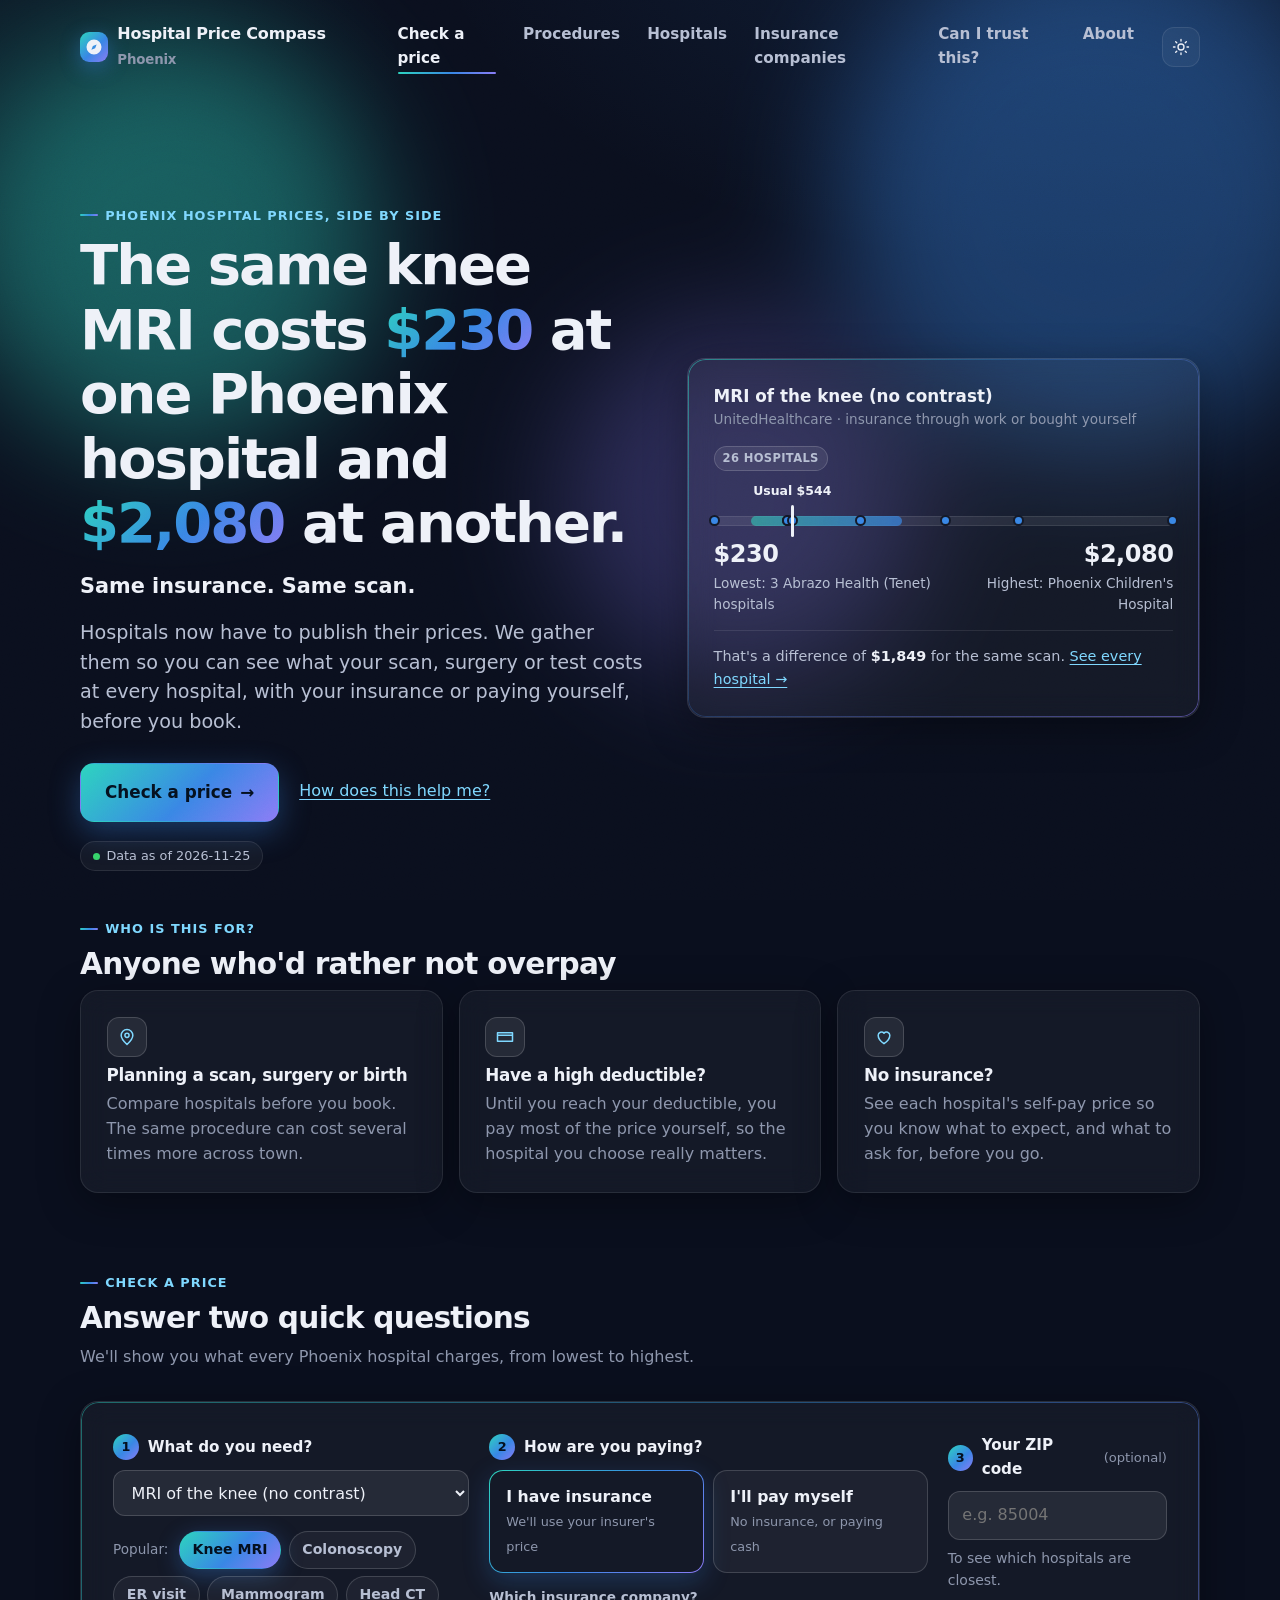
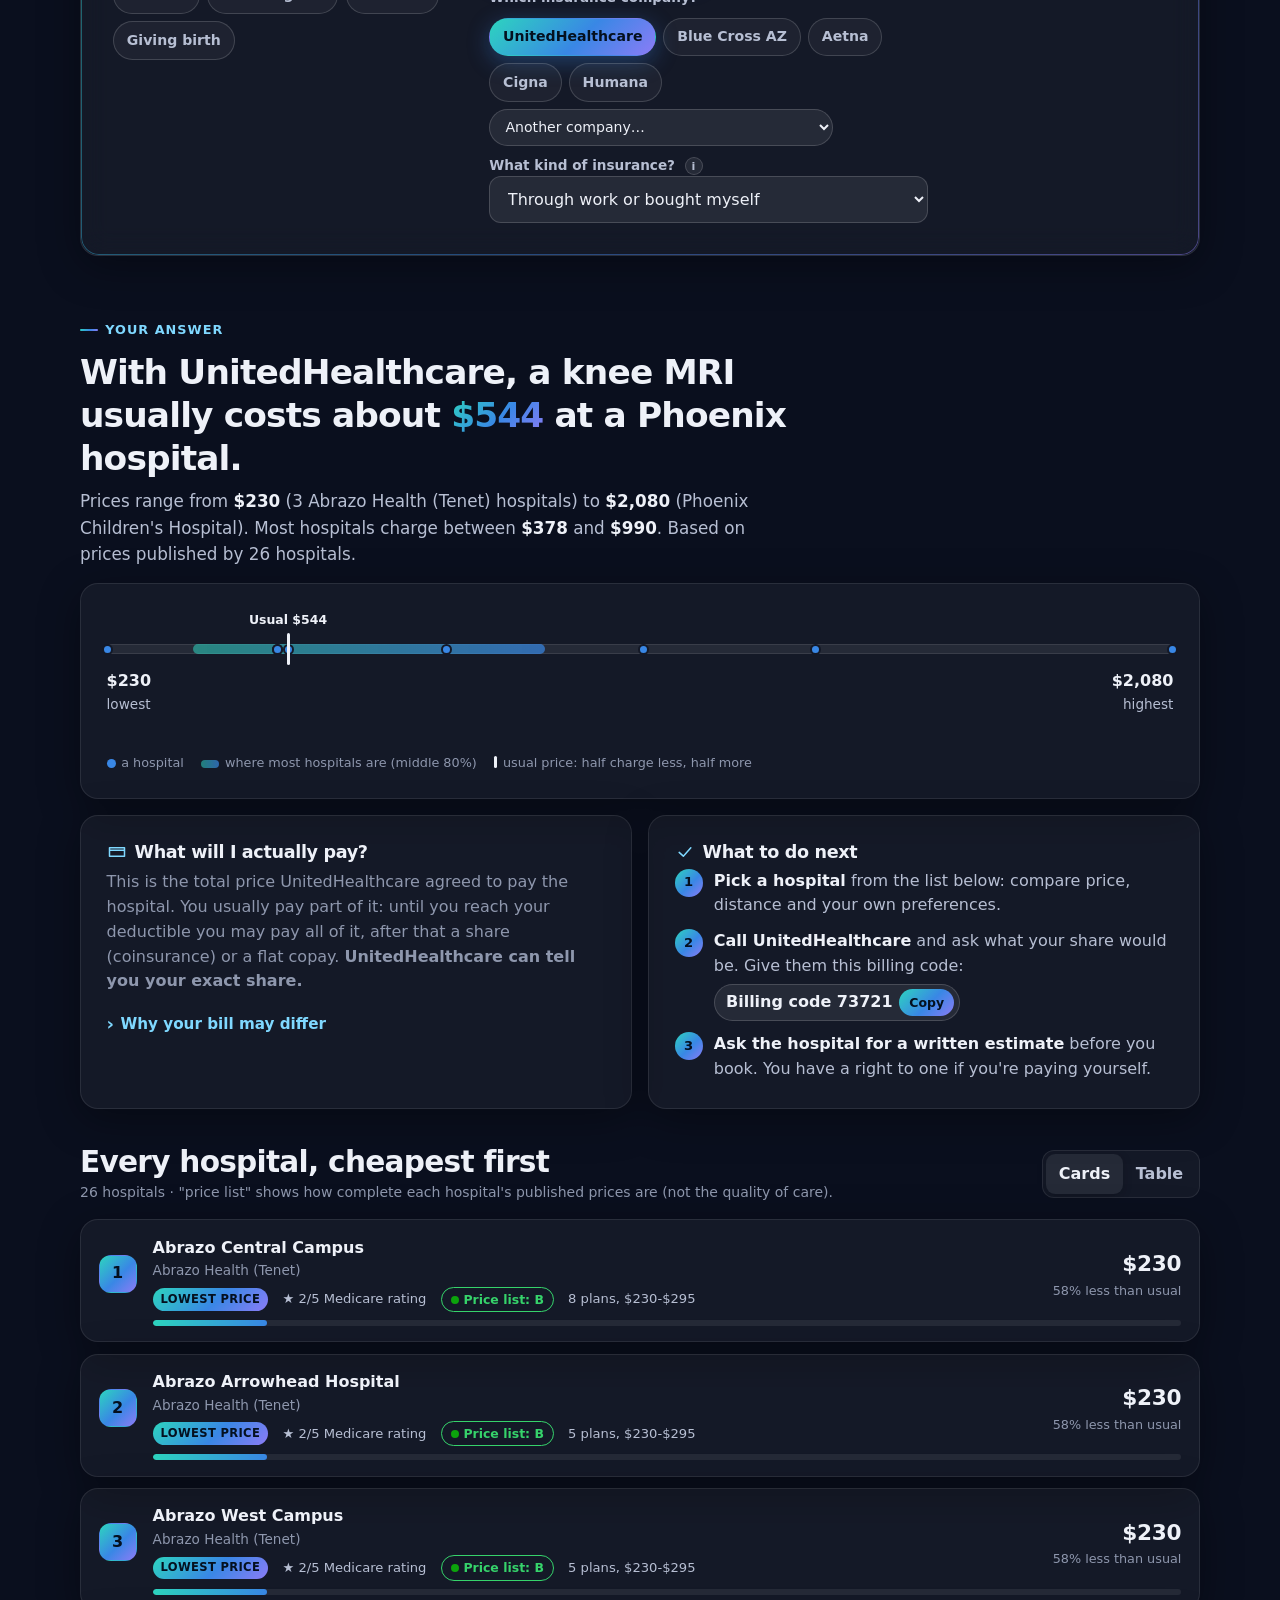
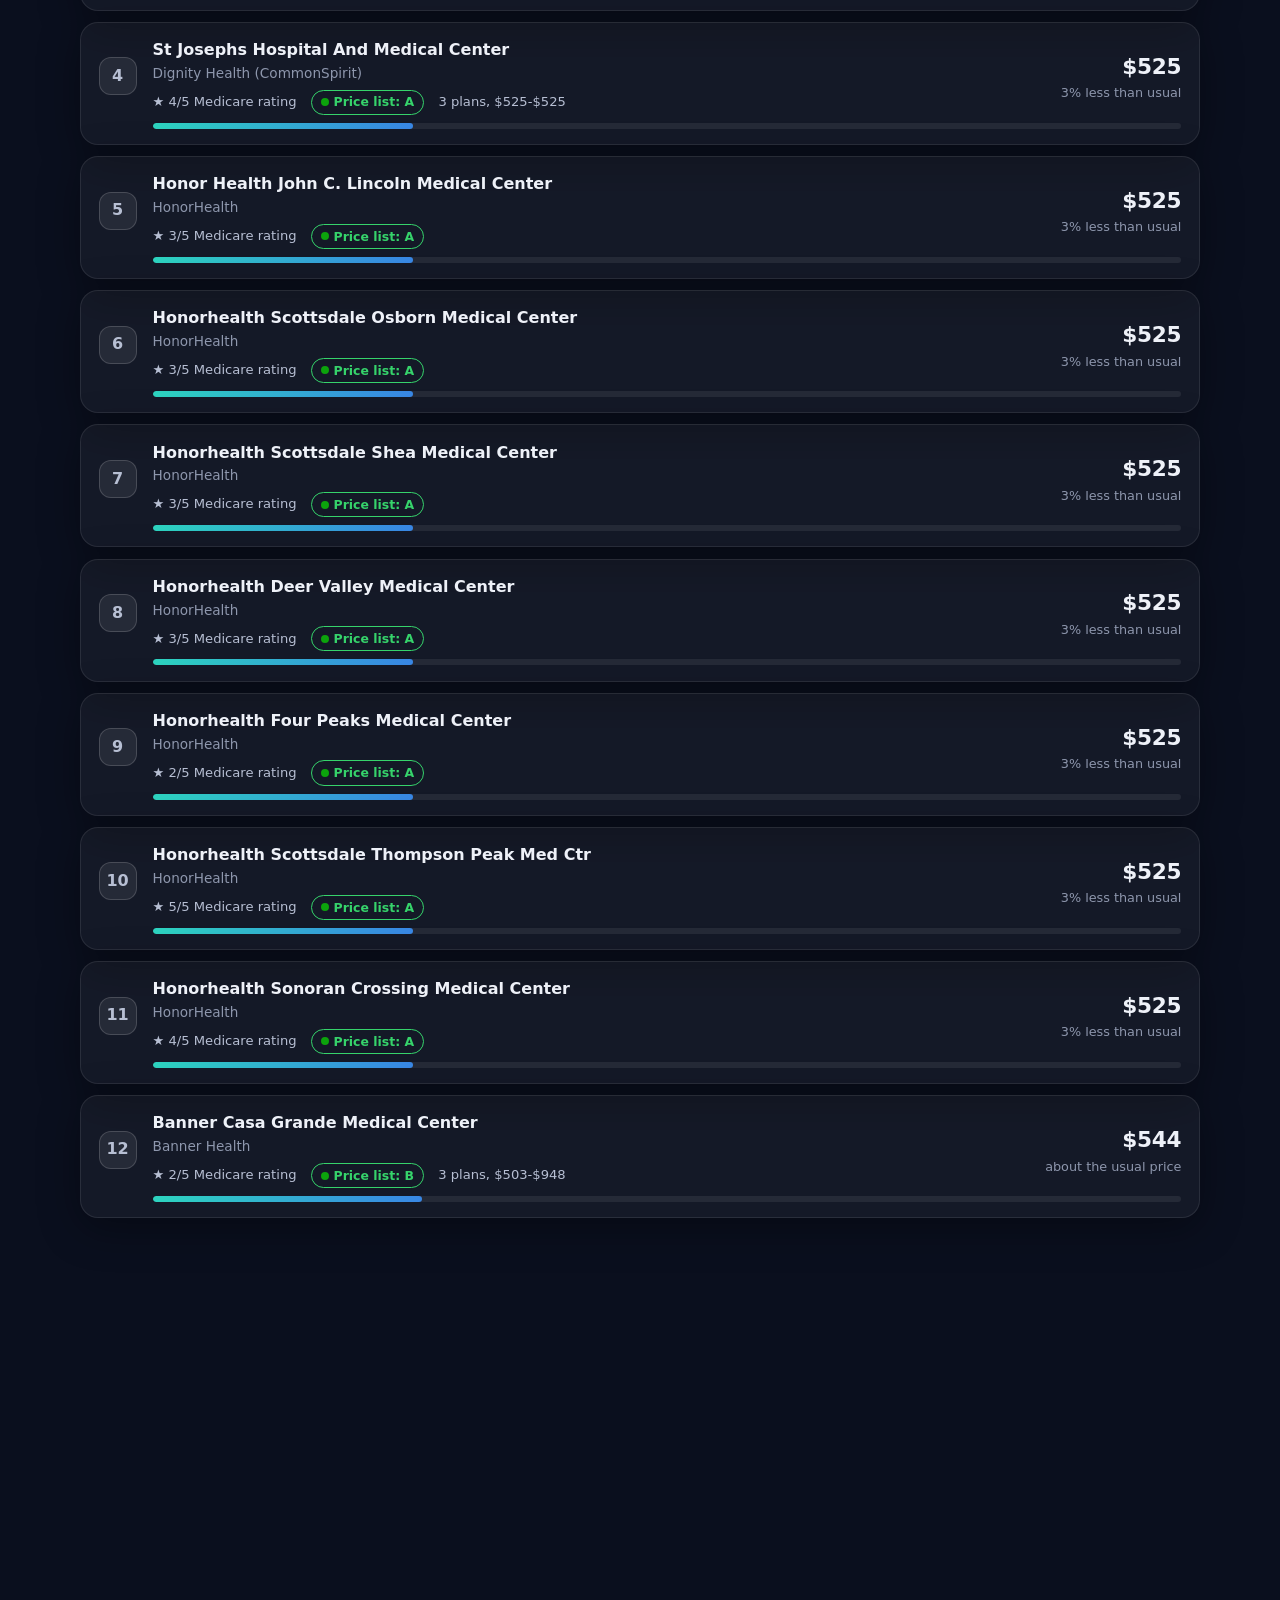
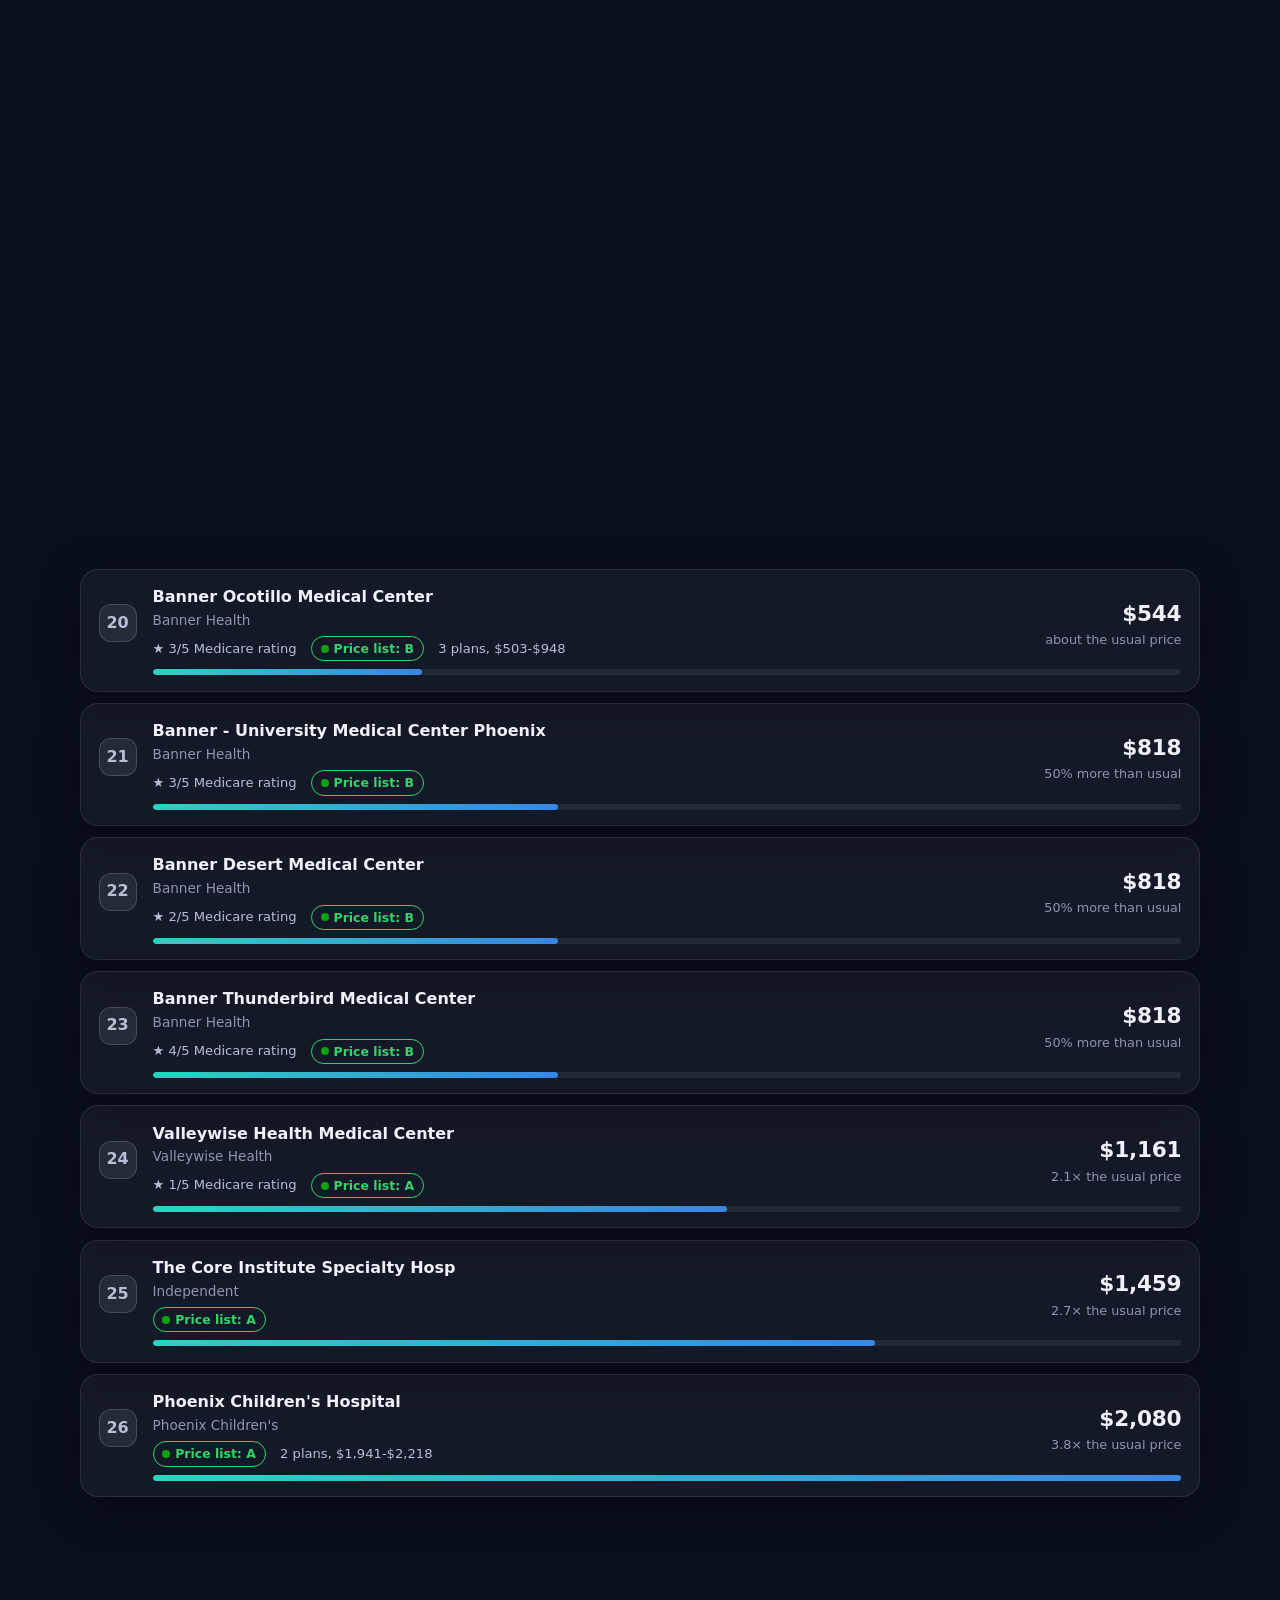
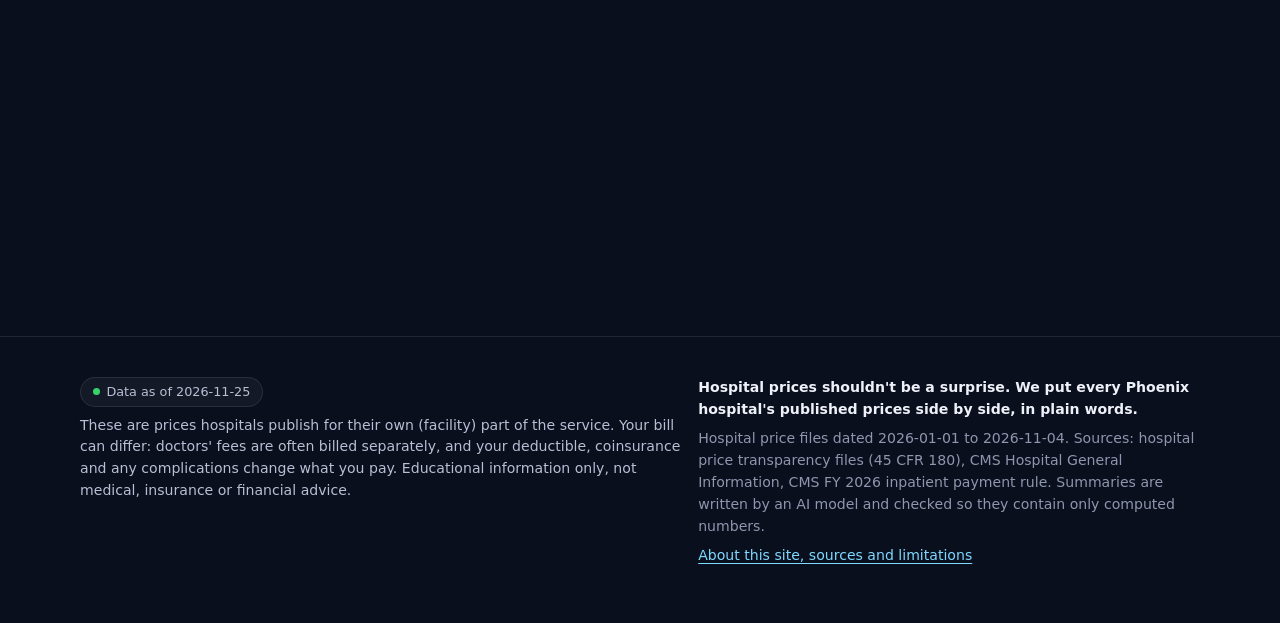
<file: site/index.html>
<!doctype html>
<html lang="en" class="no-js" data-theme="dark">
<head>
  <meta charset="utf-8">
  <meta name="viewport" content="width=device-width, initial-scale=1">
  <meta name="color-scheme" content="dark light">
  <title>Check a hospital price before you book | Hospital Price Compass, Phoenix</title>
  <meta name="description" content="The same scan can cost ten times more at one Phoenix hospital than another, with the same insurance. Check what your scan, surgery or test costs at every hospital before you book.">
  <link rel="stylesheet" href="assets/site.css">
</head>
<body>
  <main id="main">
    <!-- 1. Why you'd open this site -->
    <section class="hero wrap" aria-labelledby="title">
      <div class="glows" aria-hidden="true"><span></span><span></span><span></span></div>
      <div class="hero-grid">
        <div class="intro">
          <p class="eyebrow" style="--i:0">Phoenix hospital prices, side by side</p>
          <h1 id="title" class="why" style="--i:1">Hospital prices in Phoenix vary a lot. Check before you book.</h1>
          <p class="tagline" id="tagline" style="--i:2"></p>
          <p class="lead" style="--i:3">Hospitals now have to publish their prices. We gather them so you can see what your scan, surgery or test
            costs at every hospital, with your insurance or paying yourself, before you book.</p>
          <div class="cta-row" style="--i:4">
            <a class="btn primary lg" href="#check">Check a price <span aria-hidden="true">→</span></a>
            <a href="#who">How does this help me?</a>
          </div>
          <p id="asof-top" style="--i:5;margin-top:1.25rem"></p>
        </div>
        <div class="intro"><div class="card example premium" id="example" style="--i:3" aria-live="polite"></div></div>
      </div>
    </section>

    <!-- 2. Who it's for -->
    <section class="wrap who" id="who" aria-labelledby="who-title">
      <div data-reveal><p class="eyebrow">Who is this for?</p><h2 id="who-title">Anyone who'd rather not overpay</h2></div>
      <div class="grid three" data-stagger id="who-cards"></div>
    </section>

    <!-- 3. The price checker -->
    <section class="wrap" id="check" aria-labelledby="check-title">
      <div data-reveal><p class="eyebrow">Check a price</p><h2 id="check-title">Answer two quick questions</h2>
        <p class="muted">We'll show you what every Phoenix hospital charges, from lowest to highest.</p></div>
      <form class="finder glass" id="finder" aria-label="Check a price" data-reveal>
        <div class="steps">
          <div class="step">
            <label class="step-label" for="proc"><span class="step-num">1</span> What do you need?</label>
            <select id="proc"></select>
            <div class="popular" id="popular"><span class="label">Popular:</span></div>
          </div>
          <div class="step">
            <div class="step-label" id="pay-label"><span class="step-num">2</span> How are you paying?</div>
            <div class="choices" role="group" aria-labelledby="pay-label">
              <button type="button" class="choice" id="pay-ins" aria-pressed="true"><b>I have insurance</b><span>We'll use your insurer's price</span></button>
              <button type="button" class="choice" id="pay-self" aria-pressed="false"><b>I'll pay myself</b><span>No insurance, or paying cash</span></button>
            </div>
            <div class="subq" id="ins-questions">
              <div class="lbl" id="co-label">Which insurance company?</div>
              <div class="chips" id="payer-chips" role="group" aria-labelledby="co-label"></div>
              <div id="plan-row"></div>
            </div>
          </div>
          <div class="step">
            <label class="step-label" for="zip"><span class="step-num">3</span> Your ZIP code <span class="step-hint">(optional)</span></label>
            <input id="zip" type="text" inputmode="numeric" pattern="[0-9]{5}" maxlength="5" autocomplete="postal-code" placeholder="e.g. 85004">
            <p class="small muted">To see which hospitals are closest.</p>
          </div>
        </div>
      </form>
    </section>

    <!-- 4. The answer -->
    <section class="wrap" id="results" aria-live="polite" aria-label="Your answer"></section>

    <!-- 5. Can I trust it? -->
    <section class="wrap" aria-label="Can I trust these prices?">
      <div class="card trust" data-reveal id="trust"></div>
    </section>
  </main>
  <div class="sticky-cta" id="sticky-cta"><a class="btn primary lg" href="#check">Check a price <span aria-hidden="true">→</span></a></div>
  <script type="module" src="assets/pages/compare.js"></script>
</body>
</html>
</file>
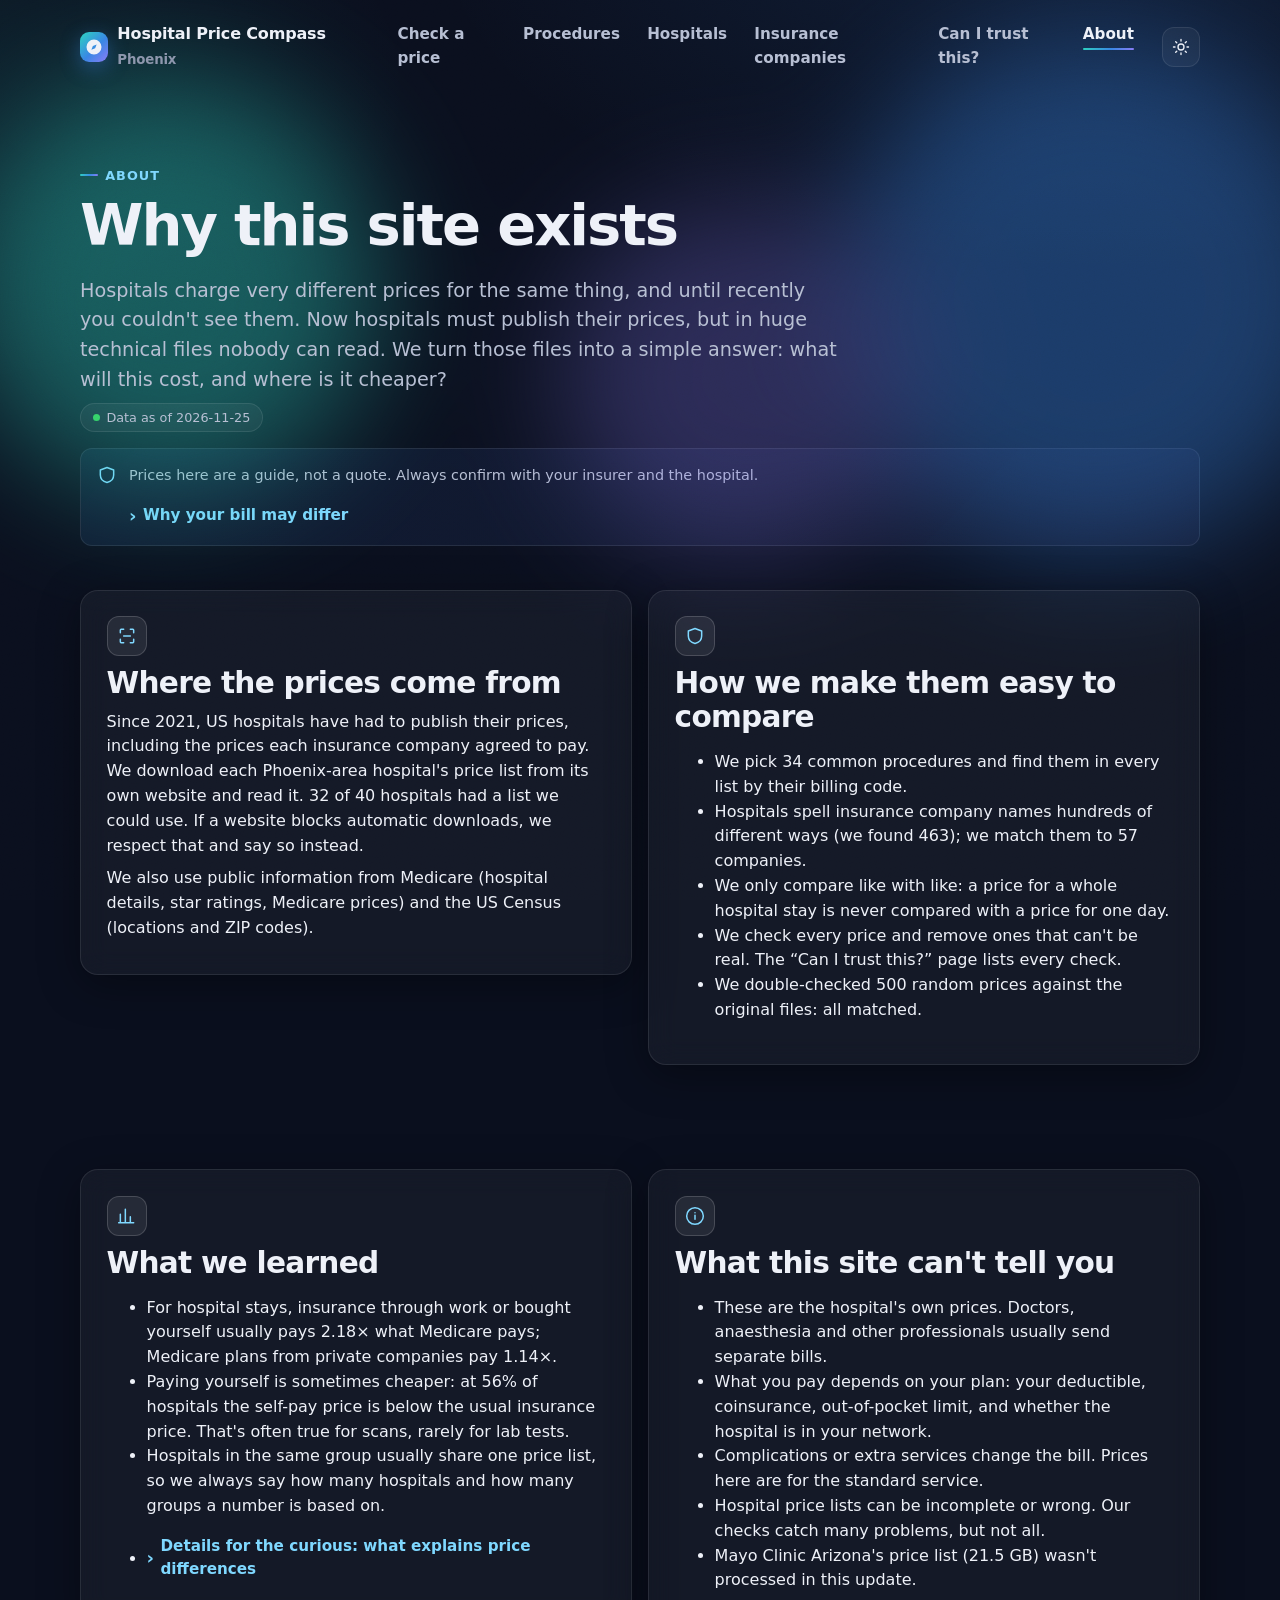
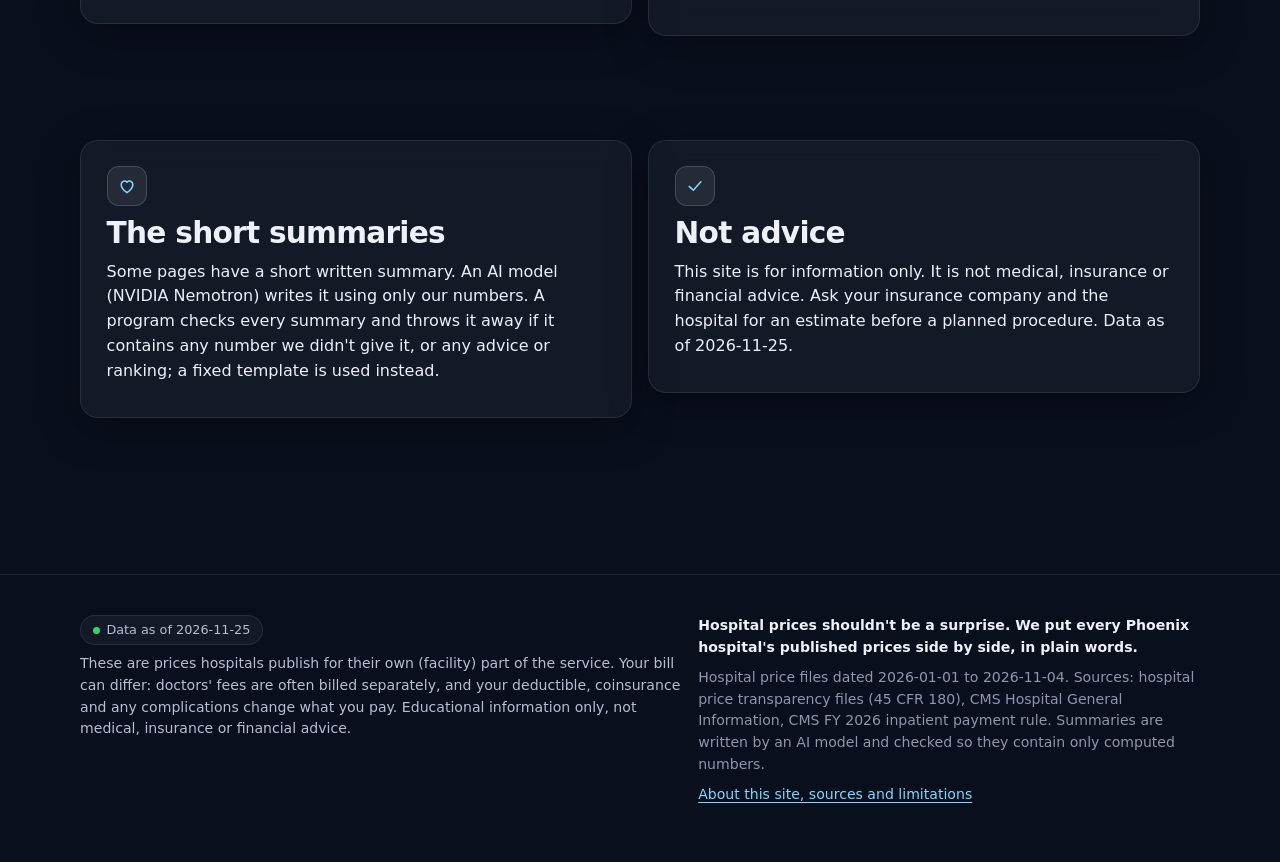
<file: site/about.html>
<!doctype html>
<html lang="en" class="no-js" data-theme="dark">
<head>
  <meta charset="utf-8">
  <meta name="viewport" content="width=device-width, initial-scale=1">
  <meta name="color-scheme" content="dark light">
  <title>How it works: method, sources and limitations | Hospital Price Compass</title>
  <link rel="stylesheet" href="assets/site.css">
</head>
<body>
  <main id="main">
    <section class="hero compact wrap" aria-labelledby="title">
      <div class="glows" aria-hidden="true"><span></span><span></span><span></span></div>
      <div class="intro">
        <p class="eyebrow" id="eyebrow" style="--i:0"></p>
        <h1 id="title" style="--i:1">How it works</h1>
        <p class="lead" id="lead" style="--i:2"></p>
        <p id="asof-top" style="--i:3"></p>
      </div>
    </section>
    <div class="wrap" id="content" aria-live="polite"></div>
  </main>
  <script type="module" src="assets/pages/about.js"></script>
</body>
</html>
</file>
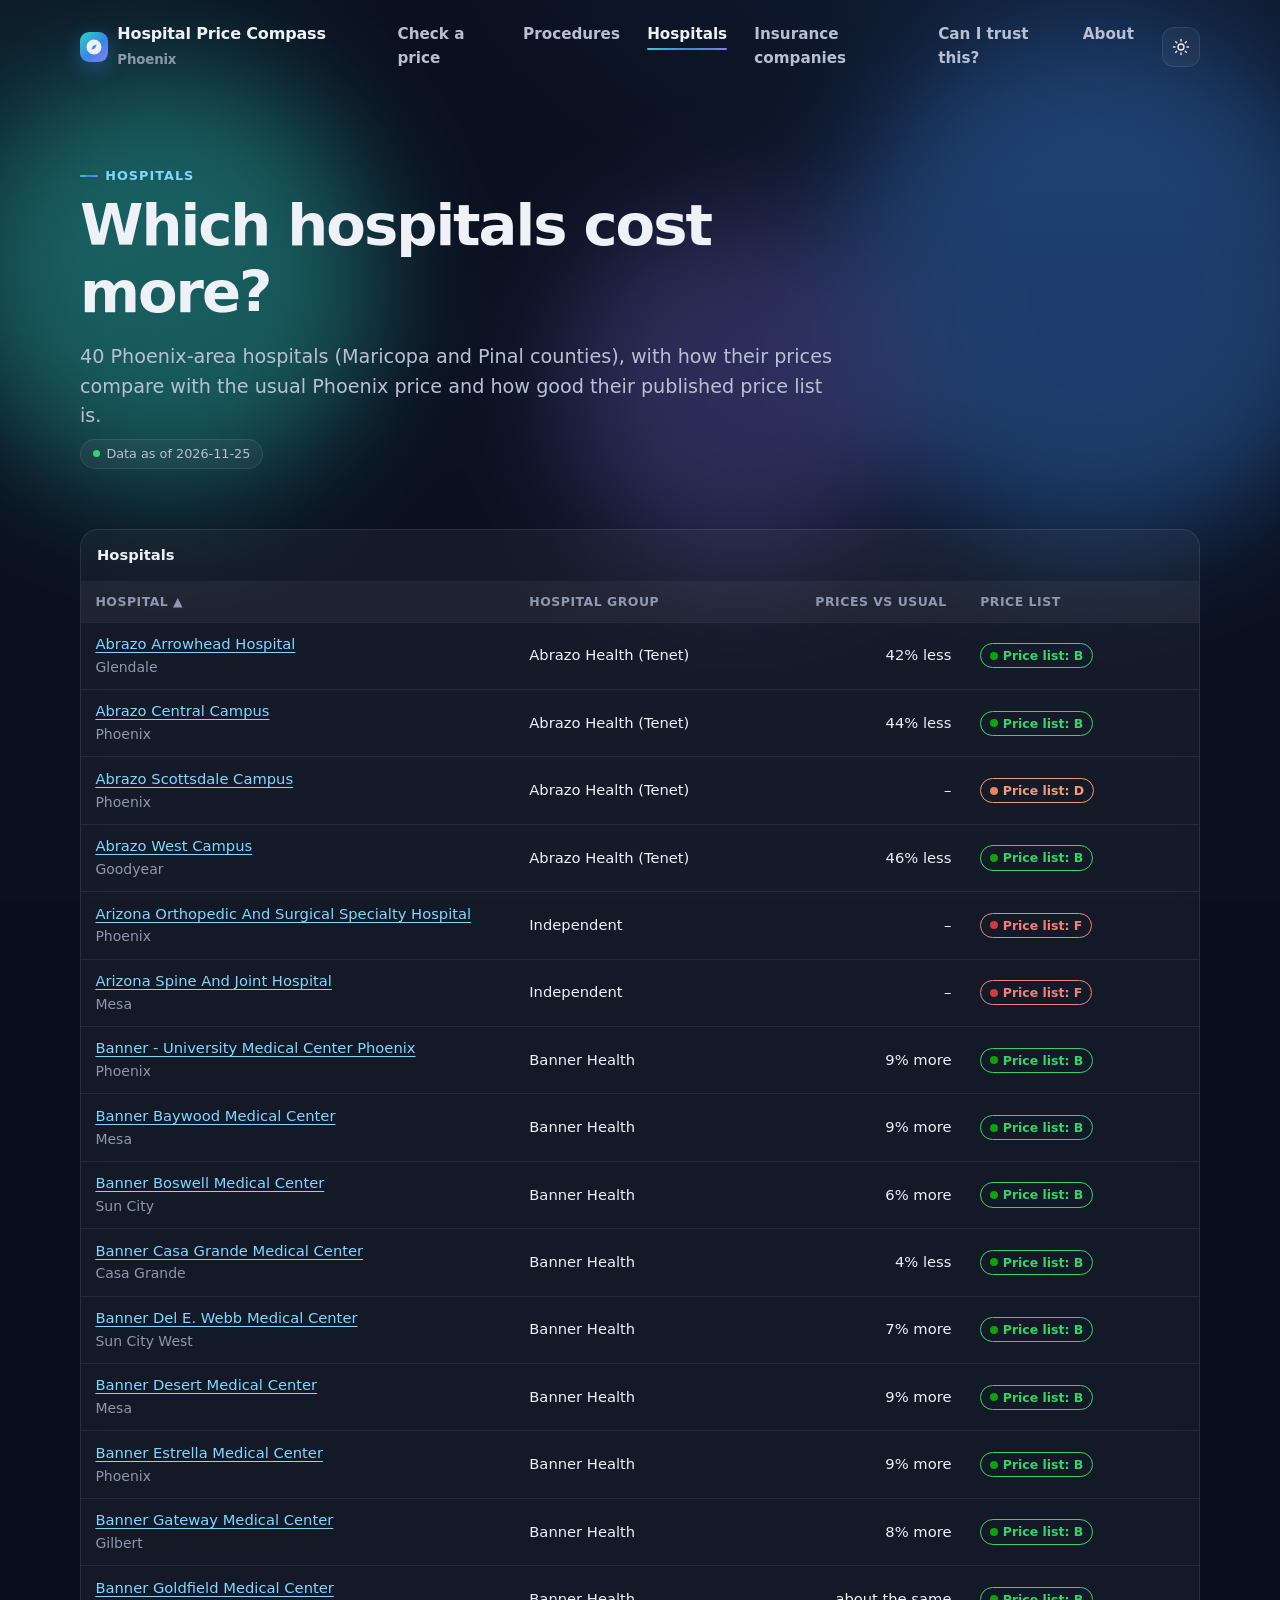
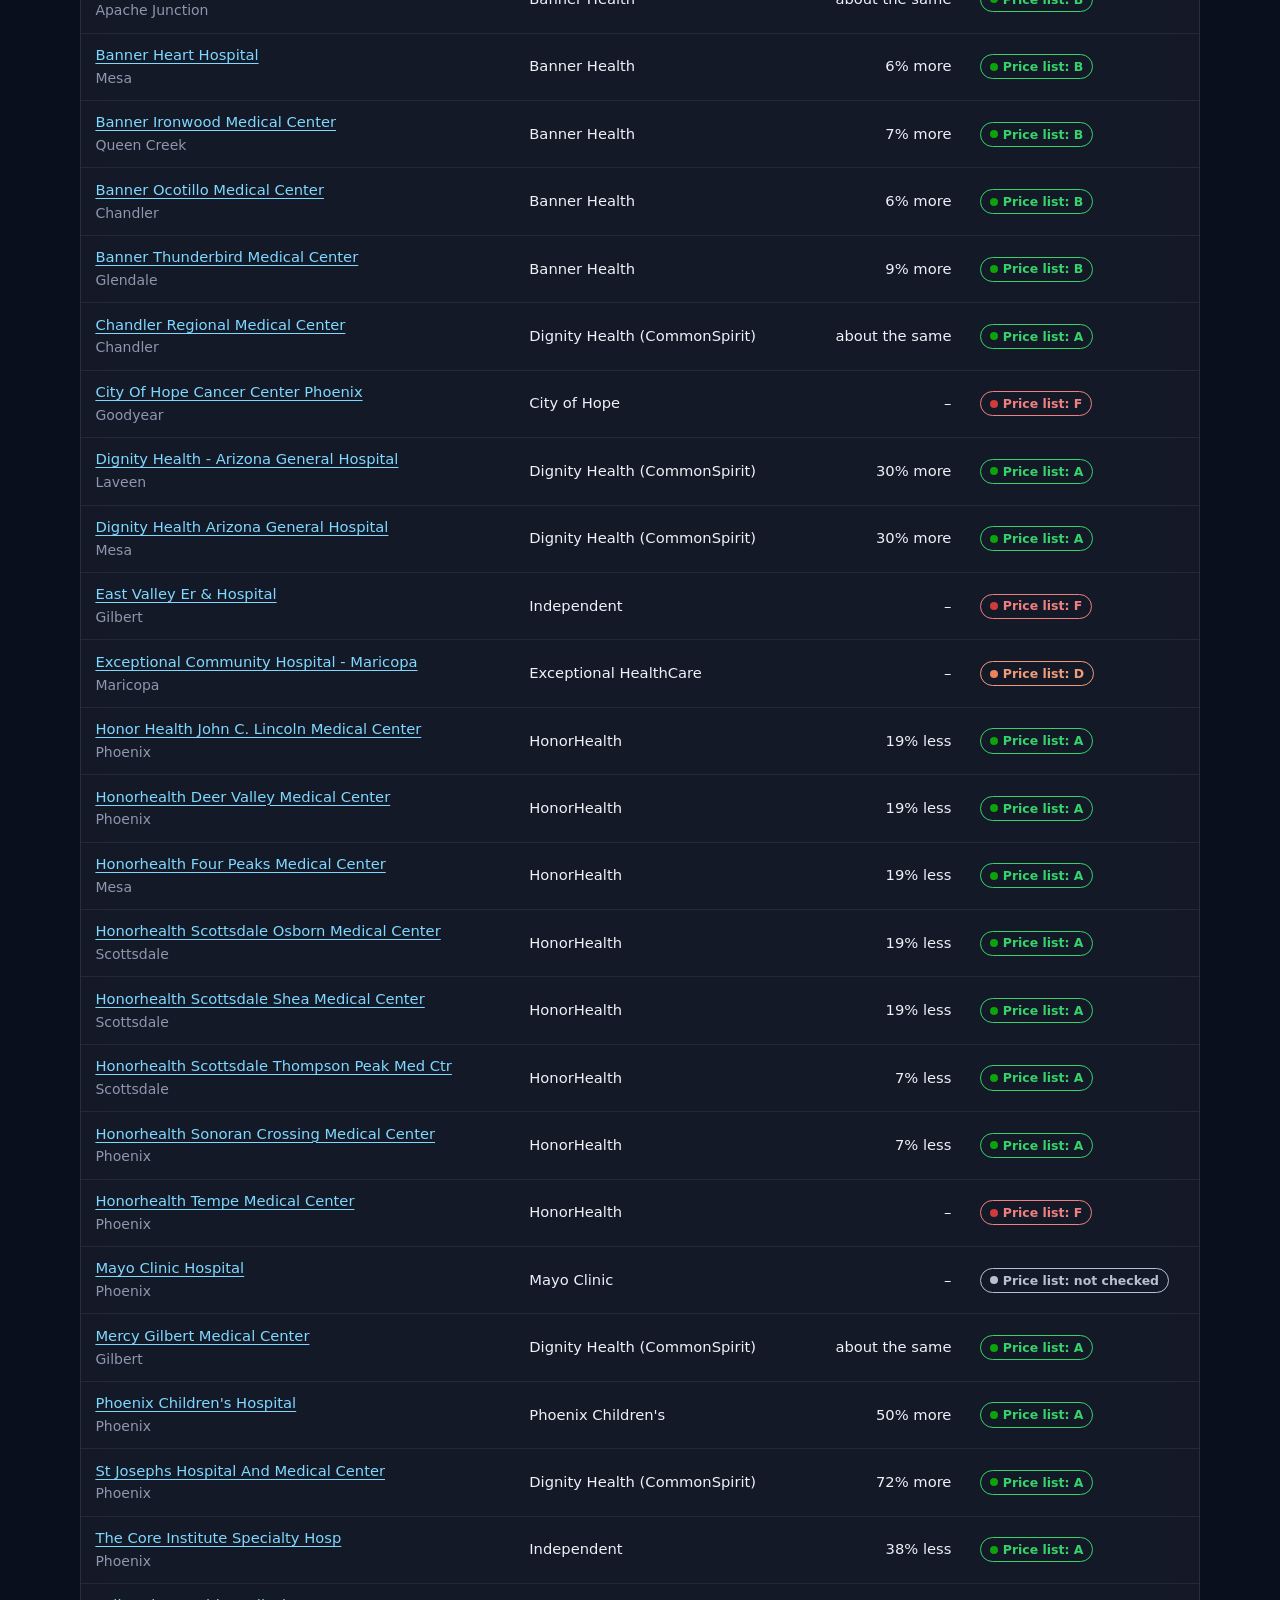
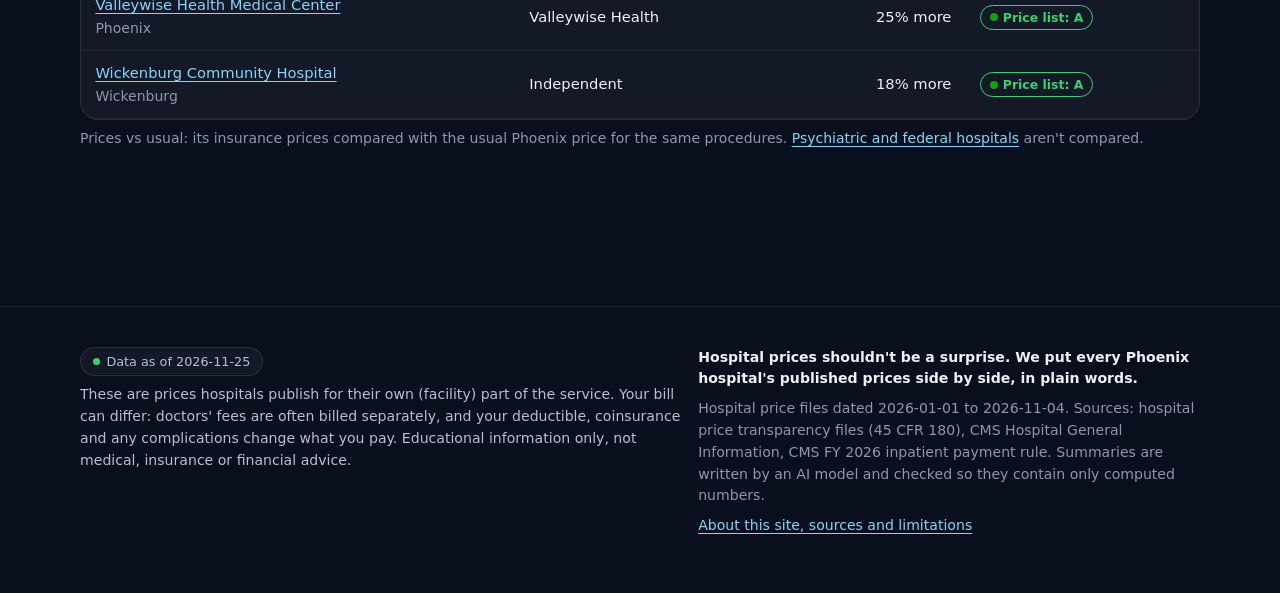
<file: site/hospital.html>
<!doctype html>
<html lang="en" class="no-js" data-theme="dark">
<head>
  <meta charset="utf-8">
  <meta name="viewport" content="width=device-width, initial-scale=1">
  <meta name="color-scheme" content="dark light">
  <title>Hospitals: prices and price-data quality | Hospital Price Compass</title>
  <link rel="stylesheet" href="assets/site.css">
</head>
<body>
  <main id="main">
    <section class="hero compact wrap" aria-labelledby="title">
      <div class="glows" aria-hidden="true"><span></span><span></span><span></span></div>
      <div class="intro">
        <p class="eyebrow" id="eyebrow" style="--i:0"></p>
        <h1 id="title" style="--i:1">Hospitals</h1>
        <p class="lead" id="lead" style="--i:2"></p>
        <p id="asof-top" style="--i:3"></p>
      </div>
    </section>
    <div class="wrap" id="content" aria-live="polite"></div>
  </main>
  <script type="module" src="assets/pages/hospital.js"></script>
</body>
</html>
</file>
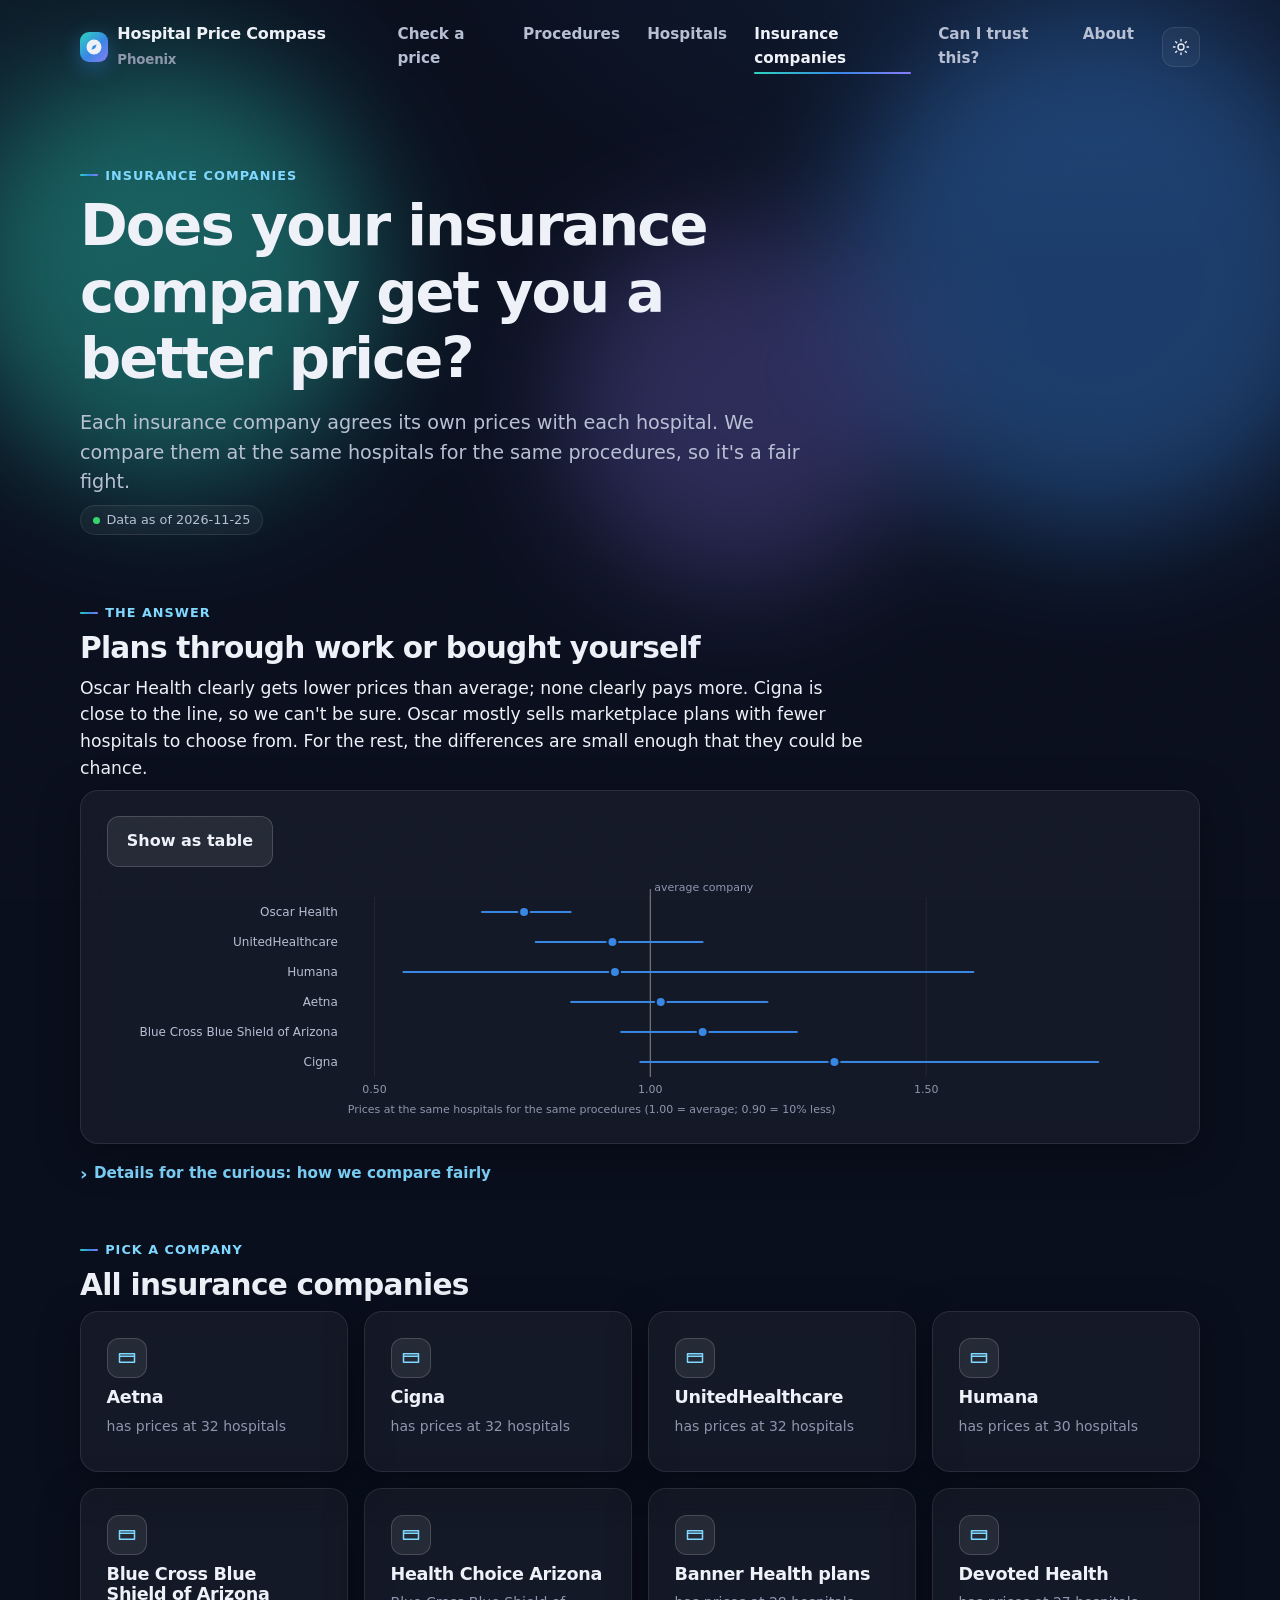
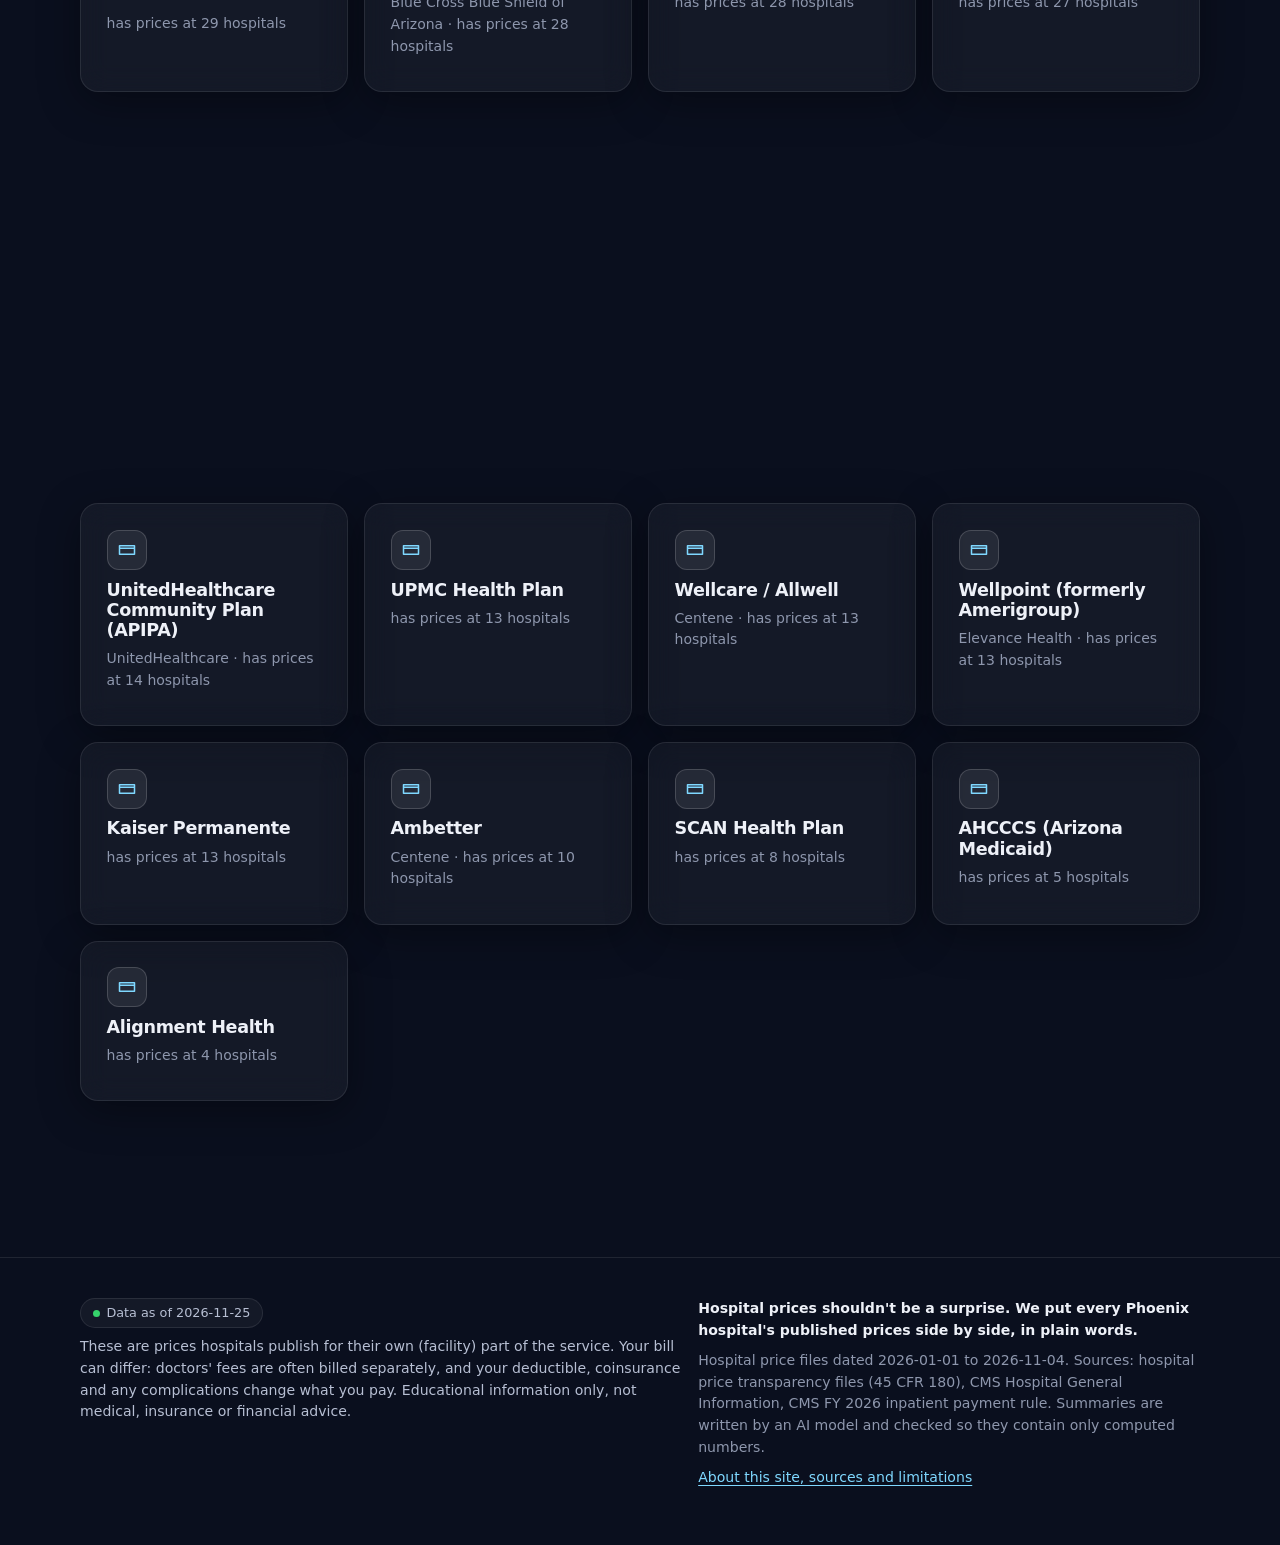
<file: site/insurer.html>
<!doctype html>
<html lang="en" class="no-js" data-theme="dark">
<head>
  <meta charset="utf-8">
  <meta name="viewport" content="width=device-width, initial-scale=1">
  <meta name="color-scheme" content="dark light">
  <title>Insurers: who negotiates lower prices | Hospital Price Compass</title>
  <link rel="stylesheet" href="assets/site.css">
</head>
<body>
  <main id="main">
    <section class="hero compact wrap" aria-labelledby="title">
      <div class="glows" aria-hidden="true"><span></span><span></span><span></span></div>
      <div class="intro">
        <p class="eyebrow" id="eyebrow" style="--i:0"></p>
        <h1 id="title" style="--i:1">Insurers</h1>
        <p class="lead" id="lead" style="--i:2"></p>
        <p id="asof-top" style="--i:3"></p>
      </div>
    </section>
    <div class="wrap" id="content" aria-live="polite"></div>
  </main>
  <script type="module" src="assets/pages/insurer.js"></script>
</body>
</html>
</file>
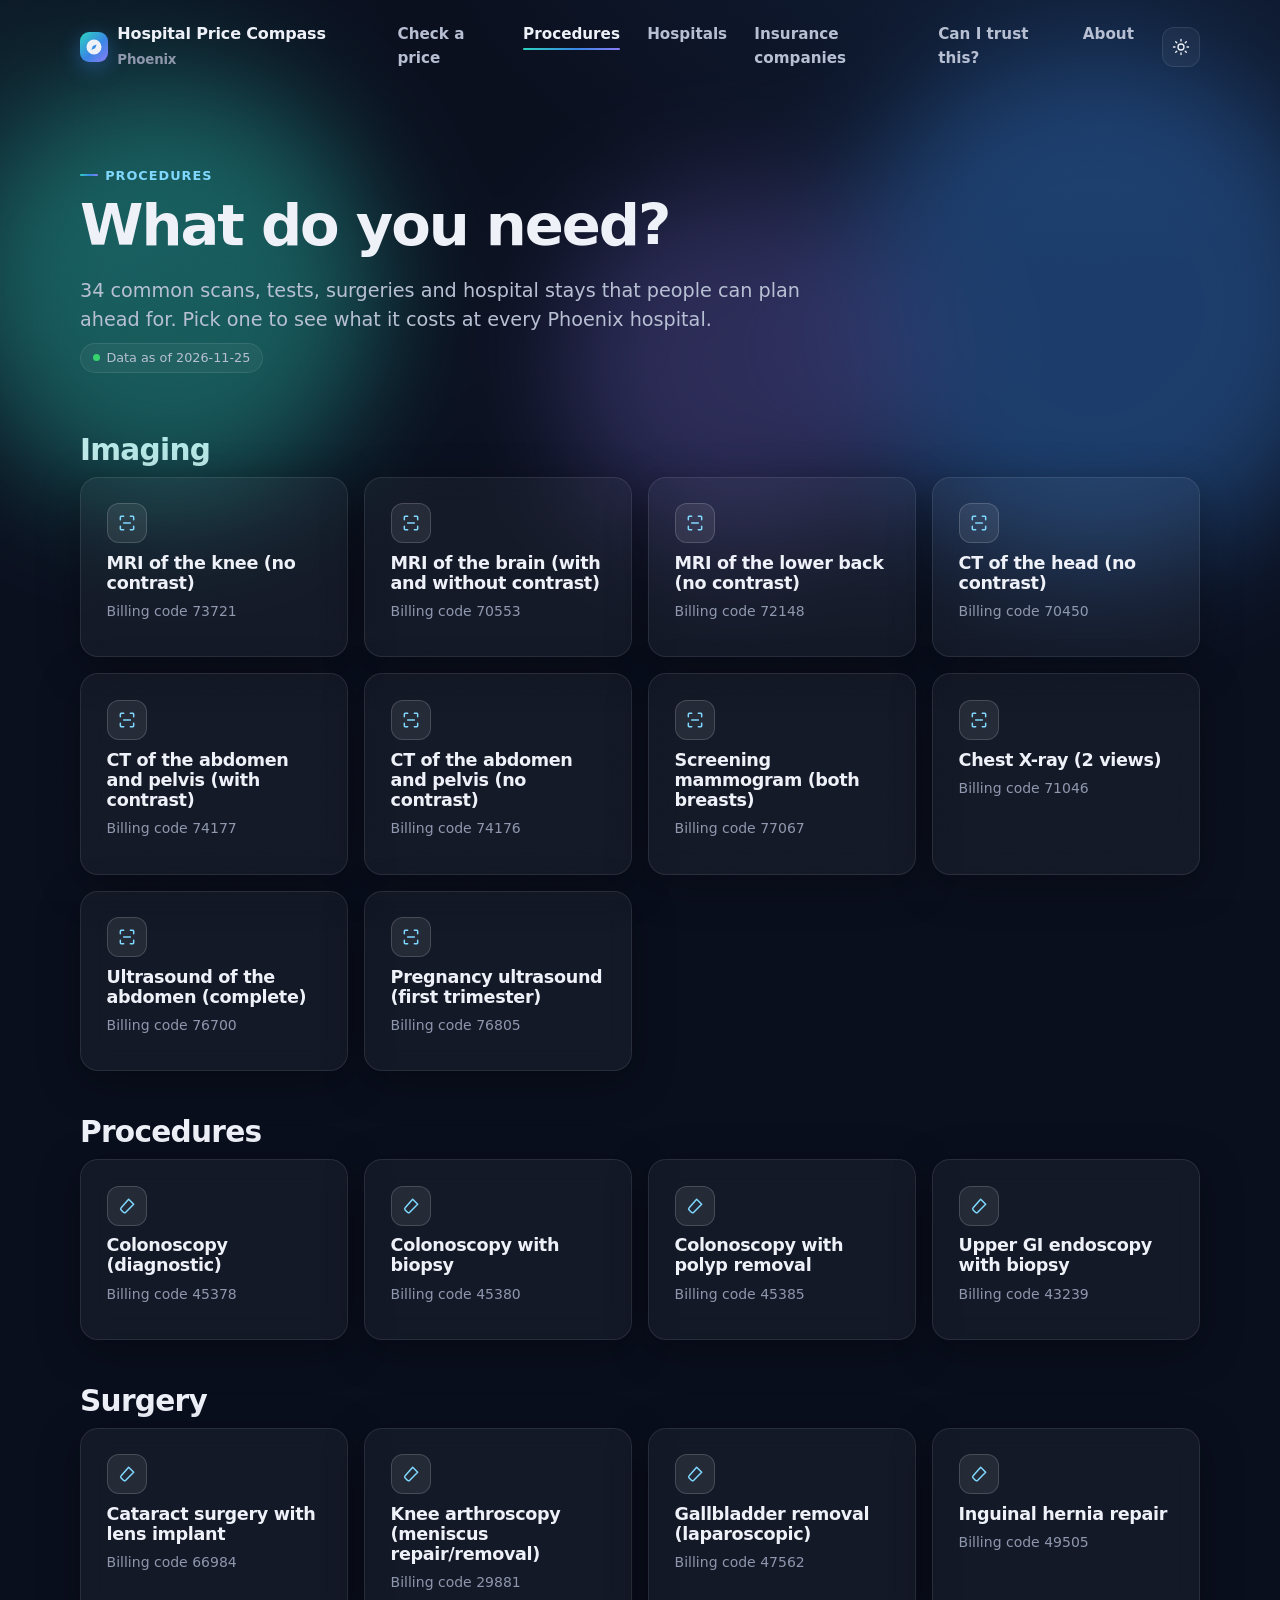
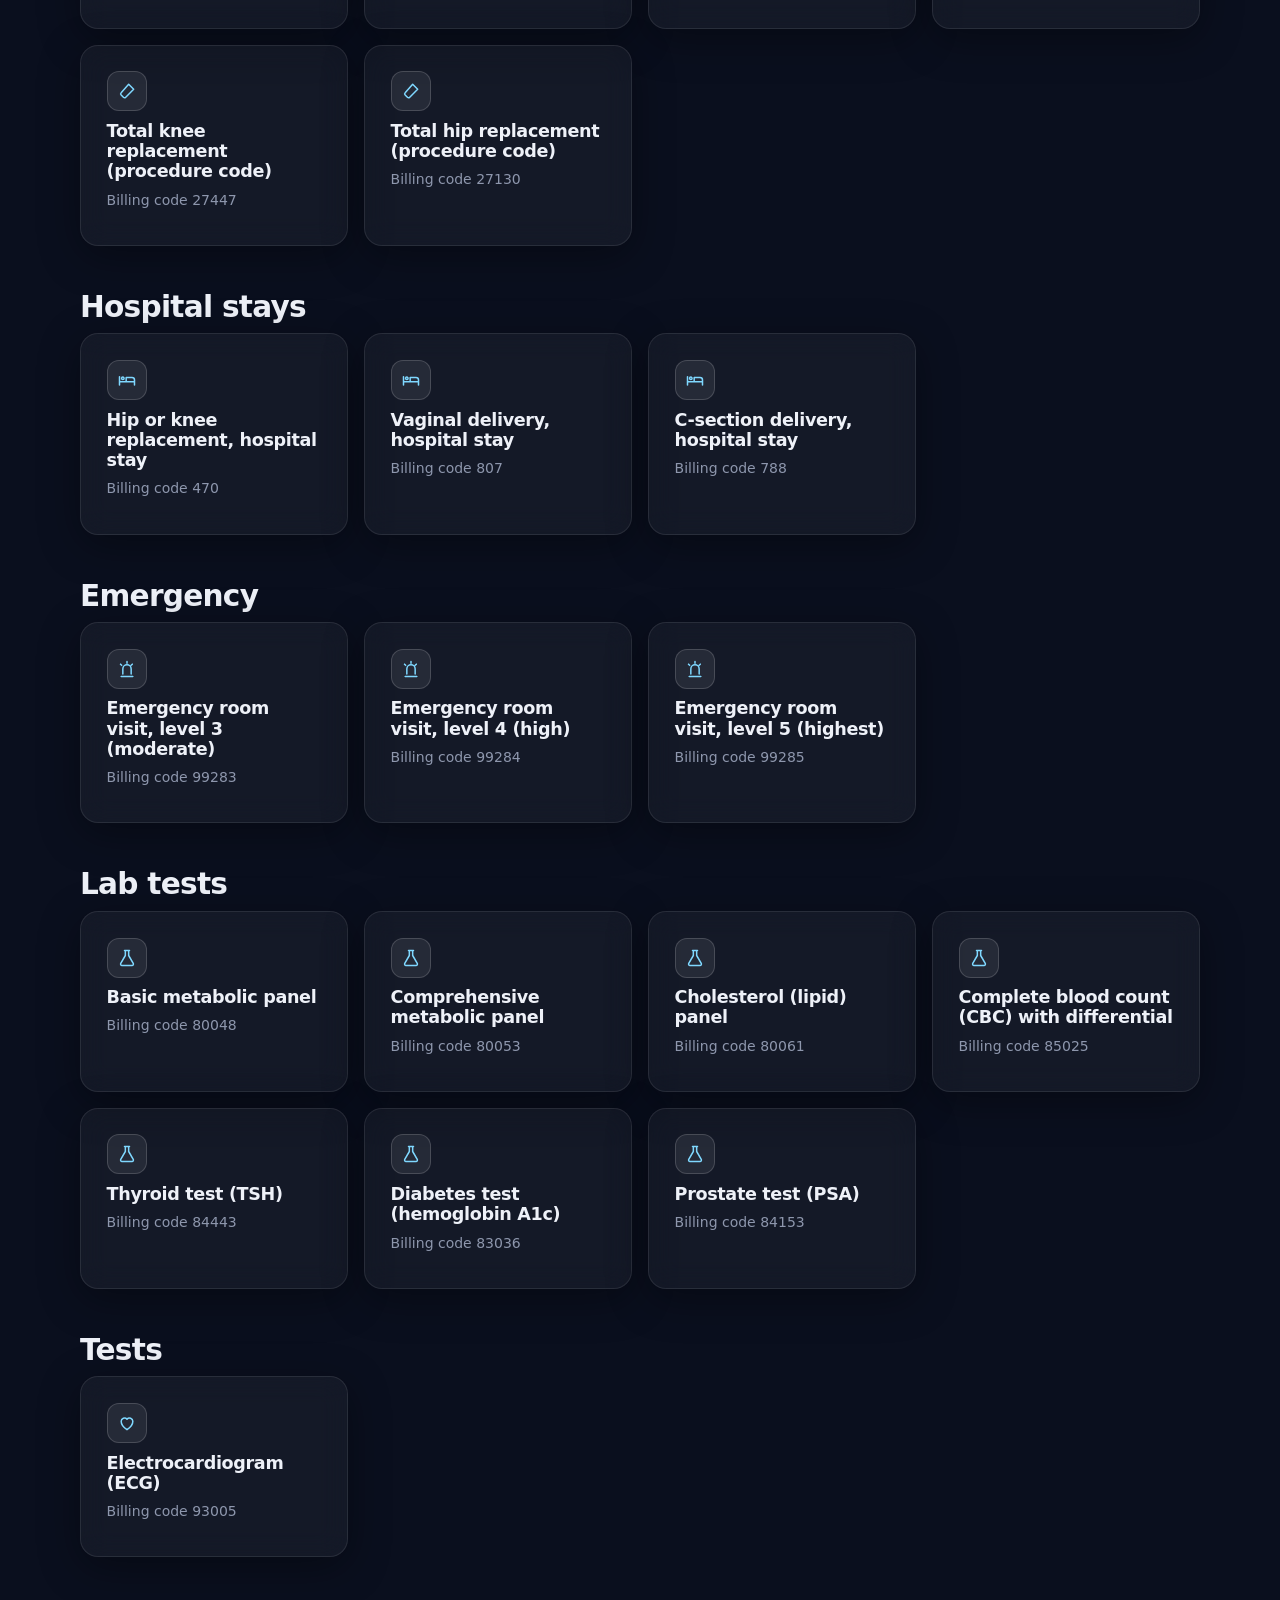
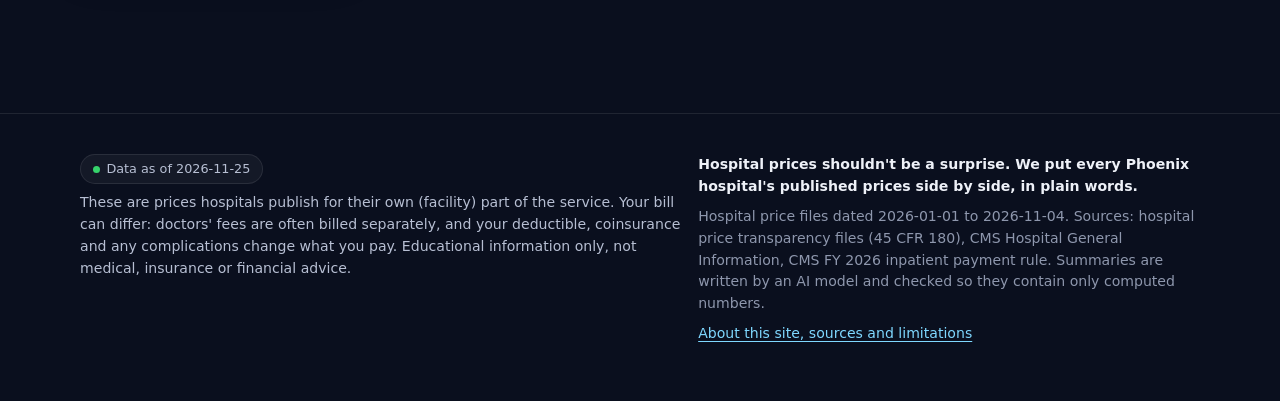
<file: site/procedure.html>
<!doctype html>
<html lang="en" class="no-js" data-theme="dark">
<head>
  <meta charset="utf-8">
  <meta name="viewport" content="width=device-width, initial-scale=1">
  <meta name="color-scheme" content="dark light">
  <title>Procedure prices across Phoenix hospitals | Hospital Price Compass</title>
  <link rel="stylesheet" href="assets/site.css">
</head>
<body>
  <main id="main">
    <section class="hero compact wrap" aria-labelledby="title">
      <div class="glows" aria-hidden="true"><span></span><span></span><span></span></div>
      <div class="intro">
        <p class="eyebrow" id="eyebrow" style="--i:0"></p>
        <h1 id="title" style="--i:1">Procedures</h1>
        <p class="lead" id="lead" style="--i:2"></p>
        <p id="asof-top" style="--i:3"></p>
      </div>
    </section>
    <div class="wrap" id="content" aria-live="polite"></div>
  </main>
  <script type="module" src="assets/pages/procedure.js"></script>
</body>
</html>
</file>
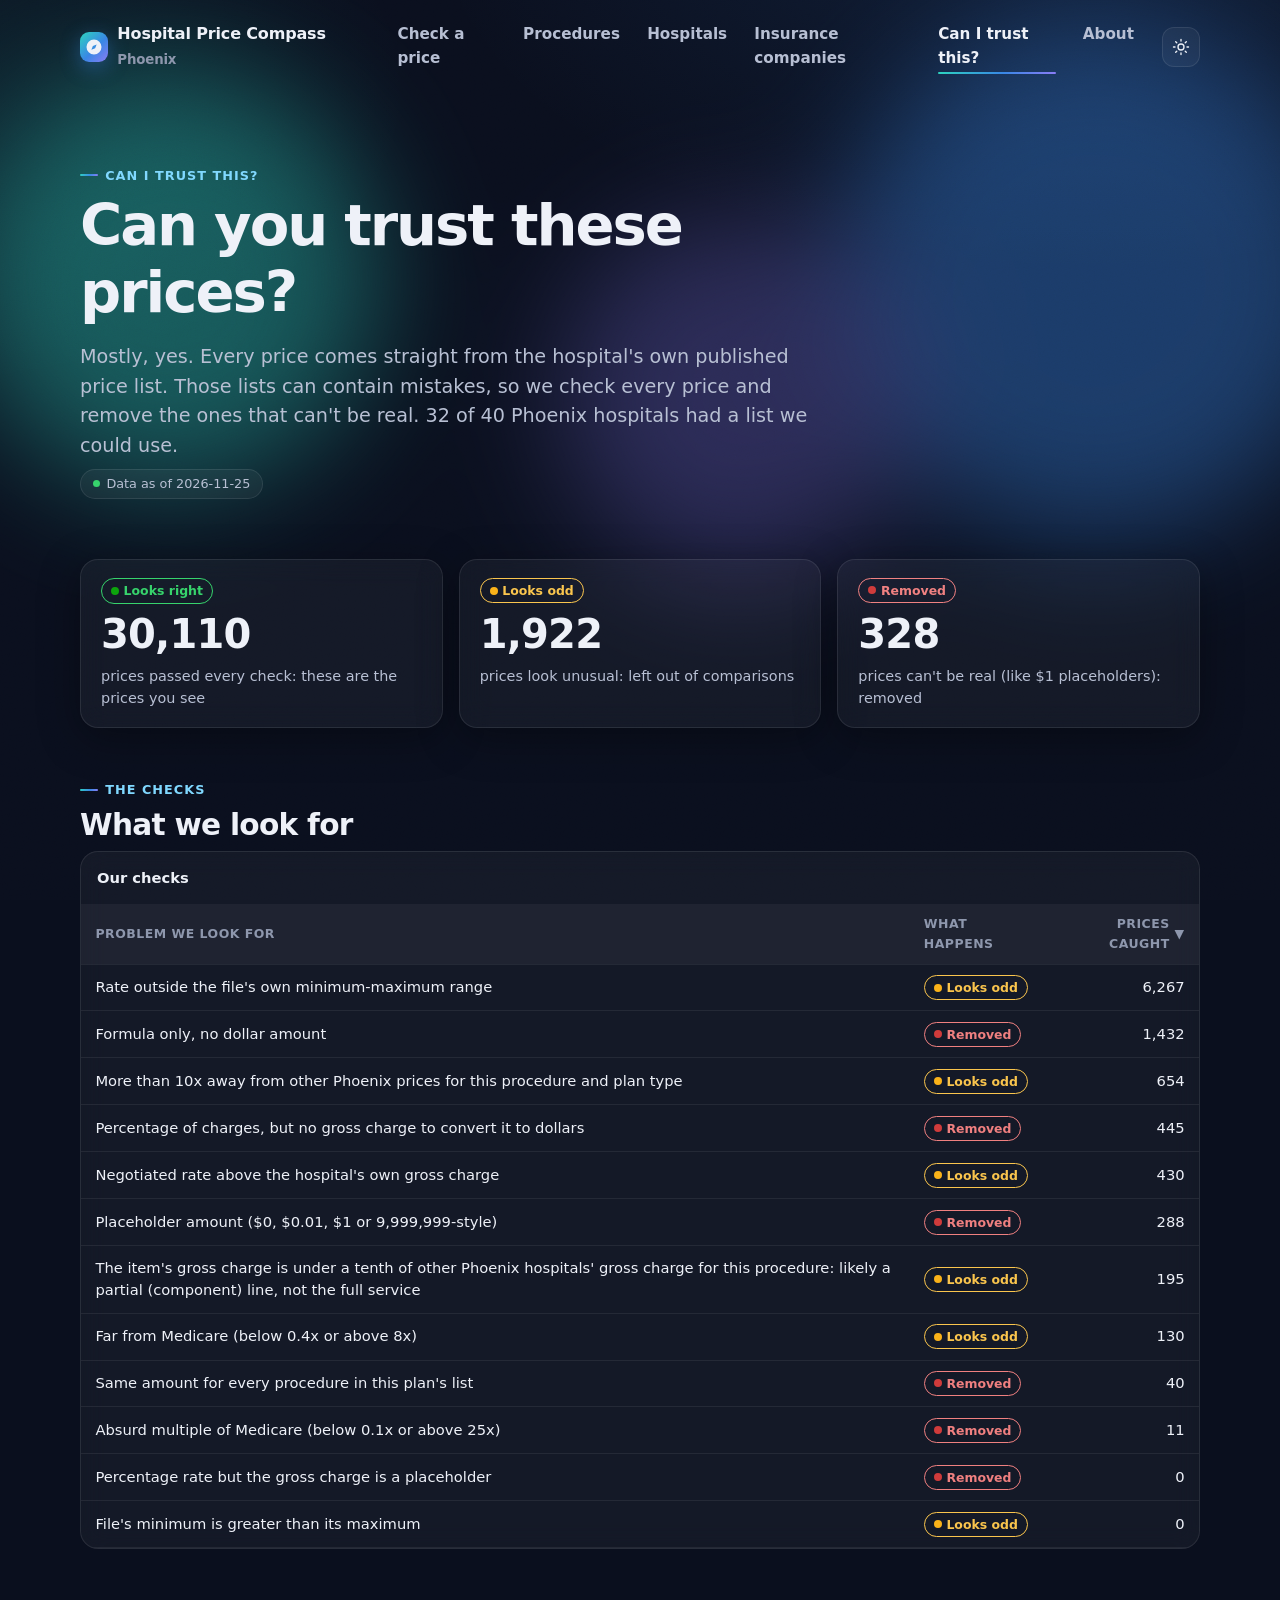
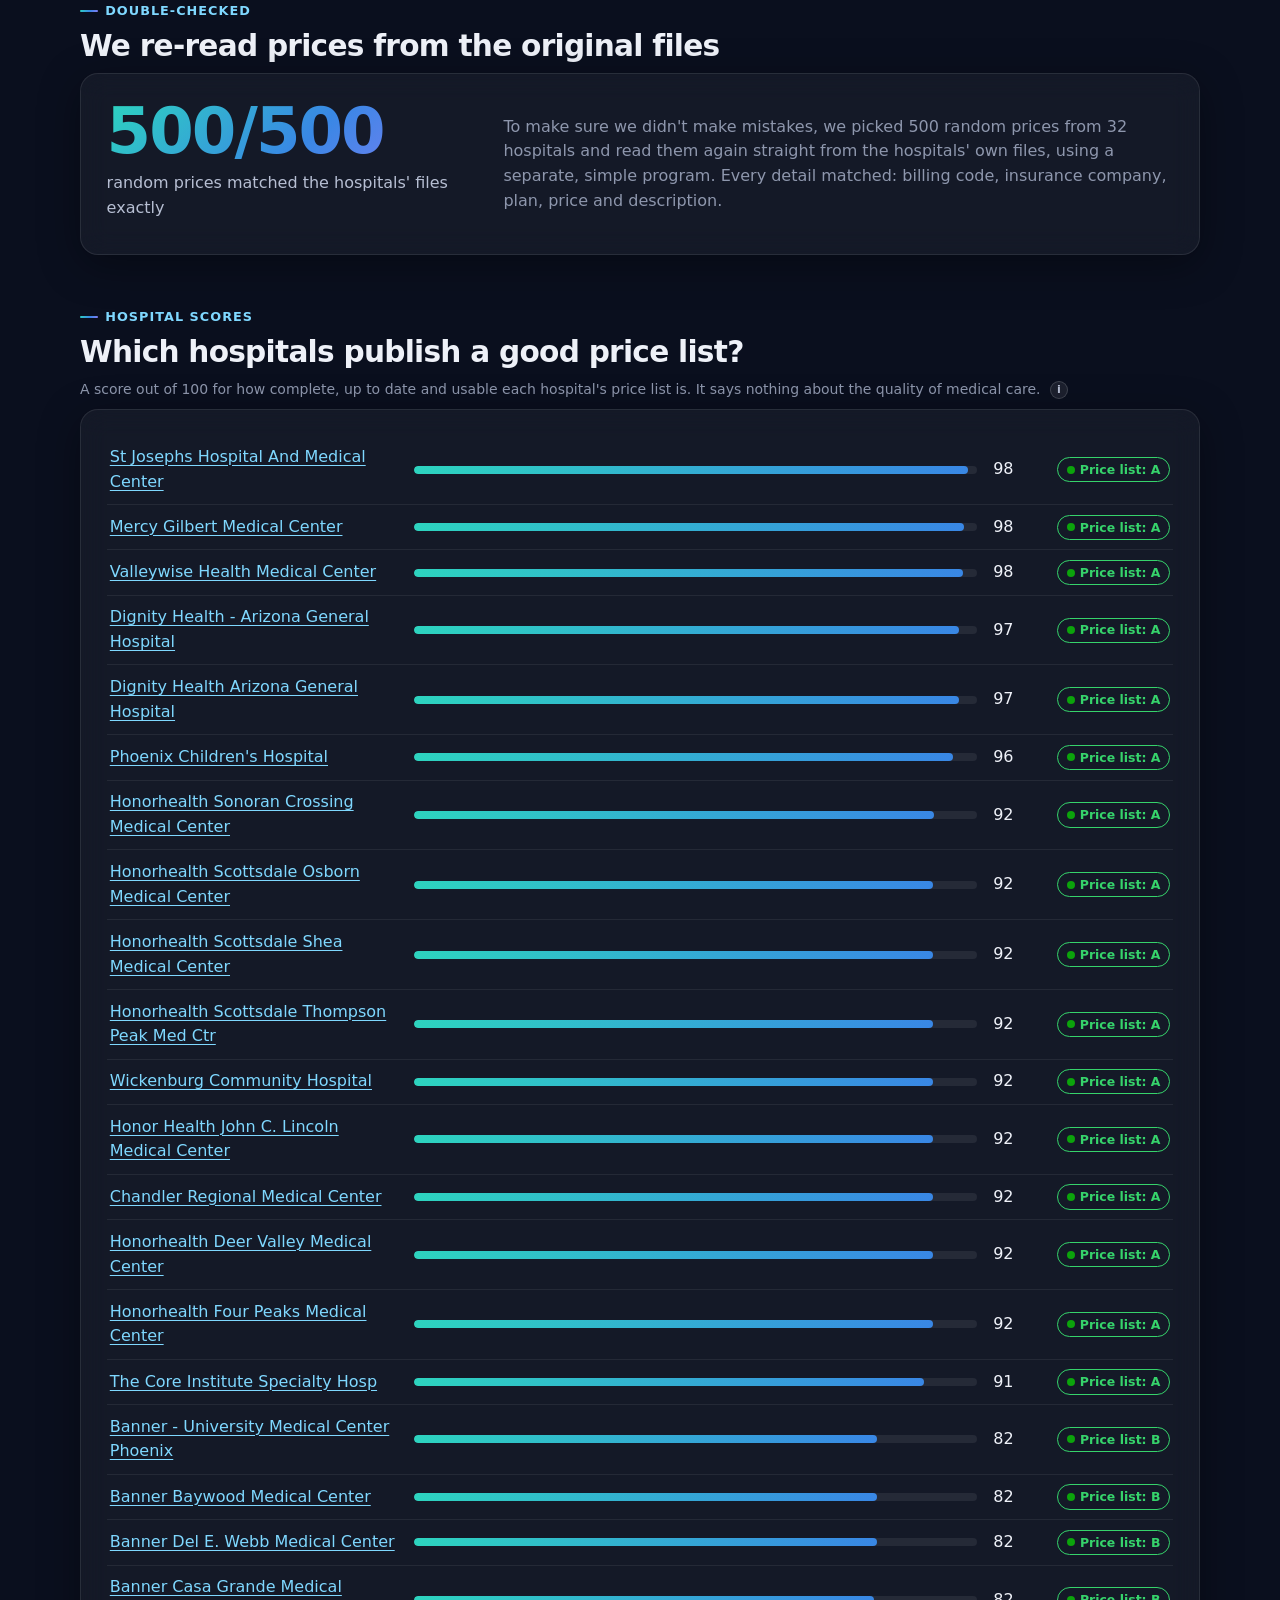
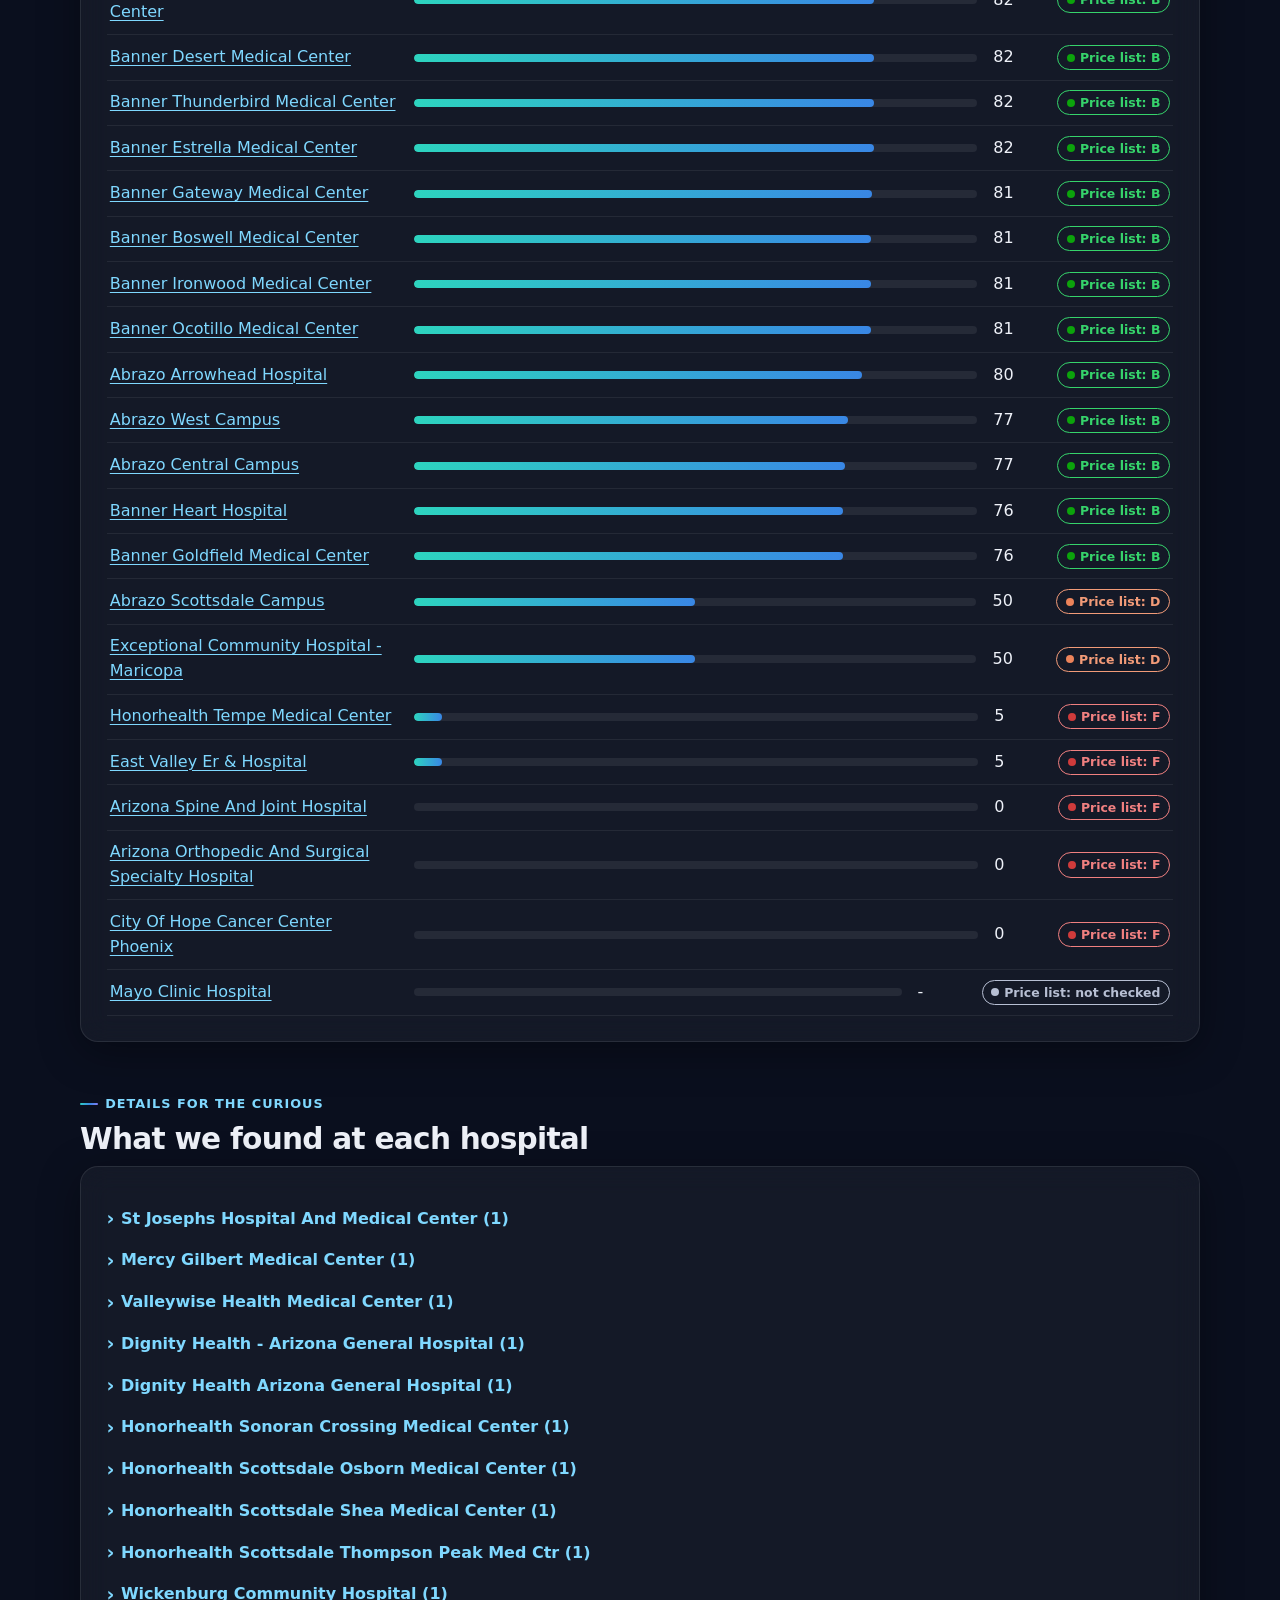
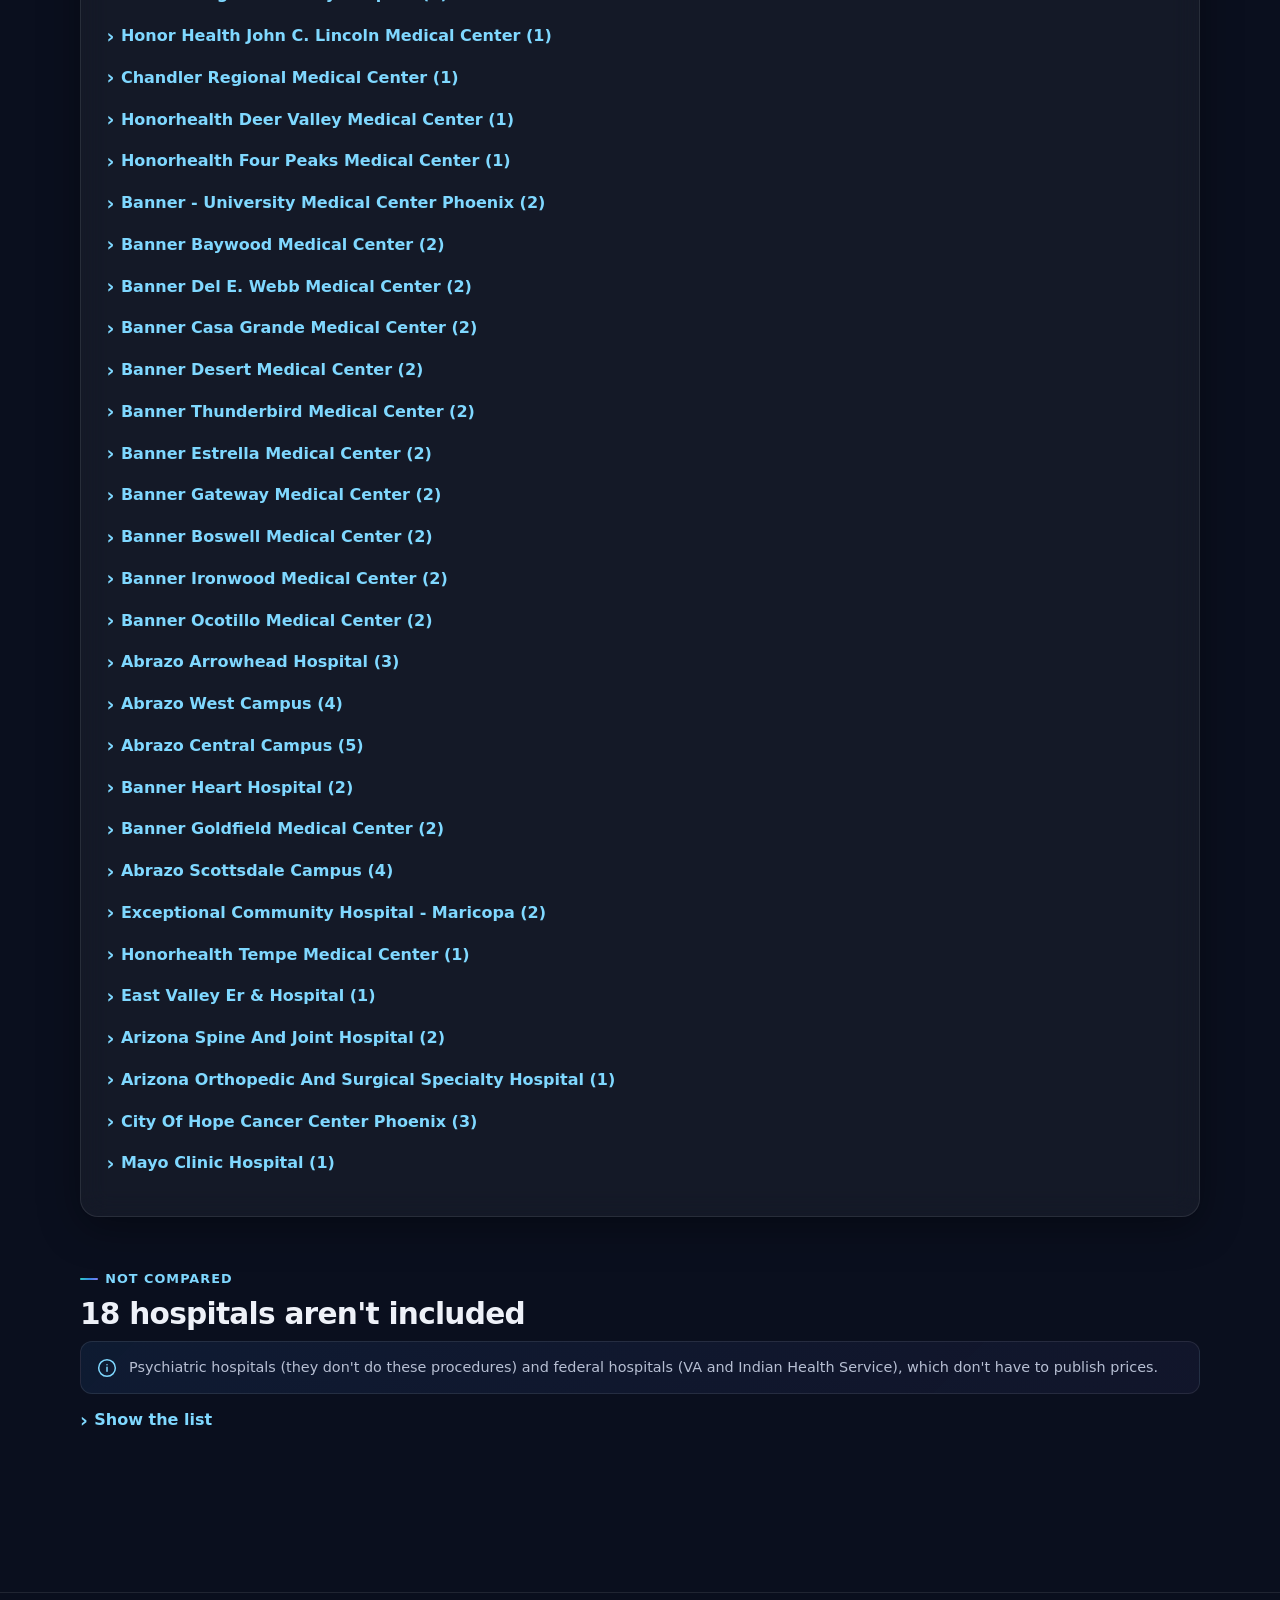
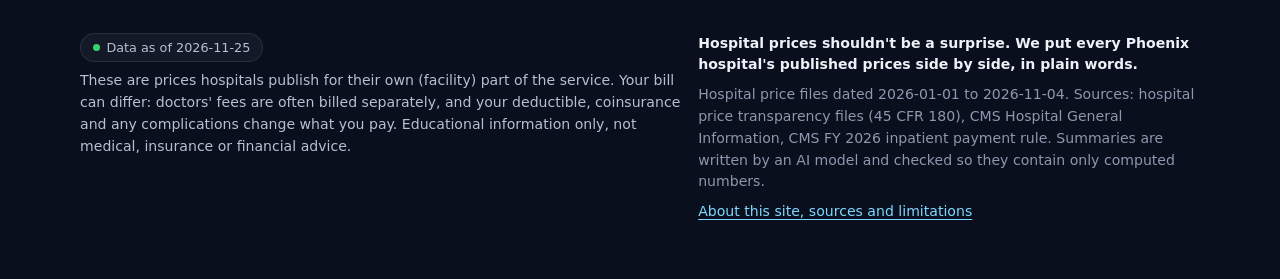
<file: site/quality.html>
<!doctype html>
<html lang="en" class="no-js" data-theme="dark">
<head>
  <meta charset="utf-8">
  <meta name="viewport" content="width=device-width, initial-scale=1">
  <meta name="color-scheme" content="dark light">
  <title>Data quality: who publishes clean price data | Hospital Price Compass</title>
  <link rel="stylesheet" href="assets/site.css">
</head>
<body>
  <main id="main">
    <section class="hero compact wrap" aria-labelledby="title">
      <div class="glows" aria-hidden="true"><span></span><span></span><span></span></div>
      <div class="intro">
        <p class="eyebrow" id="eyebrow" style="--i:0"></p>
        <h1 id="title" style="--i:1">Data quality</h1>
        <p class="lead" id="lead" style="--i:2"></p>
        <p id="asof-top" style="--i:3"></p>
      </div>
    </section>
    <div class="wrap" id="content" aria-live="polite"></div>
  </main>
  <script type="module" src="assets/pages/quality.js"></script>
</body>
</html>
</file>
<file: site/assets/site.css>
/* Hospital Price Compass: dark & modern design system.
   Navy page, glass cards, gradient glows, one UI accent gradient (teal -> blue).
   Charts keep the dataviz rules: ONE data hue (#3987e5 dark / #2a78d6 light), gray (#898781) for
   de-emphasis, status colours only with icon + text. Validator, 2026-11-26: data blue vs gray on the
   dark card surface #141927 - CVD dE 15.9, normal 17.0, contrast >= 3:1 (light #ffffff: 15.9 / 17.8).
   The validator's "chroma floor" flag on the gray is intended (gray = de-emphasised, not a series).
   All motion is switched off under prefers-reduced-motion. */

/* ============================================================ tokens */
:root {
  color-scheme: dark;
  --page: #0a0f1e;
  --page-2: #0d1426;
  --glass: rgba(255, 255, 255, 0.045);
  --glass-2: rgba(255, 255, 255, 0.075);
  --glass-border: rgba(255, 255, 255, 0.09);
  --glass-border-2: rgba(255, 255, 255, 0.16);
  --card-solid: #141927;               /* the glass colour over the page, for charts and contrast checks */
  --ink: #eef1f8;
  --ink-2: #b7bfd3;
  --muted: #8e97ad;
  --axis: #898781;
  --grid: rgba(255, 255, 255, 0.07);
  --baseline: rgba(255, 255, 255, 0.16);
  --teal: #2dd4bf;
  --blue: #3987e5;
  --violet: #8b7cf6;
  --accent-grad: linear-gradient(135deg, var(--teal), var(--blue) 55%, var(--violet));
  --accent-ink: #7fd8ff;
  --focus: #7fd8ff;
  --data: #3987e5;
  --deemph: #898781;
  --seq-1: #b7d3f6; --seq-2: #86b6ef; --seq-3: #5598e7; --seq-4: #3987e5; --seq-5: #256abf;
  --good: #0ca30c; --good-ink: #36d36b;
  --warning: #fab219; --warning-ink: #fac54d;
  --serious: #ec835a; --serious-ink: #f29b78;
  --critical: #d03b3b; --critical-ink: #f08080;
  --shadow: 0 10px 40px rgba(0, 0, 0, 0.35);
  --shadow-hover: 0 18px 60px rgba(0, 0, 0, 0.45), 0 0 0 1px rgba(127, 216, 255, 0.18);
  --radius: 18px;
  --radius-sm: 12px;
  --font: system-ui, -apple-system, "Segoe UI", Roboto, sans-serif;
  --ease: cubic-bezier(.2, .8, .2, 1);
  --glow-opacity: 0.55;
}
:root[data-theme="light"] {
  color-scheme: light;
  --page: #f4f6fb; --page-2: #eef1f8;
  --glass: rgba(255, 255, 255, 0.78); --glass-2: rgba(255, 255, 255, 0.95);
  --glass-border: rgba(15, 23, 42, 0.08); --glass-border-2: rgba(15, 23, 42, 0.16);
  --card-solid: #ffffff;
  --ink: #0b1224; --ink-2: #40495e; --muted: #5d6679;
  --grid: rgba(15, 23, 42, 0.07); --baseline: rgba(15, 23, 42, 0.18);
  --accent-ink: #1b5fb8; --focus: #1b5fb8;
  --data: #2a78d6;
  --seq-1: #86b6ef; --seq-2: #5598e7; --seq-3: #2a78d6; --seq-4: #1c5cab; --seq-5: #104281;
  --good-ink: #006300; --warning-ink: #7a5200; --serious-ink: #8a3a12; --critical-ink: #a32222;
  --shadow: 0 10px 30px rgba(15, 23, 42, 0.08);
  --shadow-hover: 0 16px 44px rgba(15, 23, 42, 0.14), 0 0 0 1px rgba(42, 120, 214, 0.25);
  --glow-opacity: 0.28;
}

/* ============================================================ base */
* { box-sizing: border-box; }
html { font-family: var(--font); background: var(--page); color: var(--ink); line-height: 1.55; -webkit-font-smoothing: antialiased; }
body { margin: 0; min-height: 100vh; overflow-x: hidden;
  background:
    radial-gradient(1100px 600px at 85% -10%, rgba(57, 135, 229, calc(var(--glow-opacity) * .35)), transparent 60%),
    radial-gradient(900px 500px at -10% 10%, rgba(45, 212, 191, calc(var(--glow-opacity) * .25)), transparent 60%),
    var(--page); background-attachment: fixed; }
a { color: var(--accent-ink); text-underline-offset: 3px; text-decoration-thickness: 1px; }
a:hover { text-decoration-thickness: 2px; }
:focus-visible { outline: 3px solid var(--focus); outline-offset: 3px; border-radius: 6px; }
::selection { background: rgba(57, 135, 229, .35); }
h1, h2, h3 { line-height: 1.15; letter-spacing: -0.02em; margin: 0; }
h1 { font-size: clamp(2rem, 4.6vw, 3.6rem); font-weight: 800; }
h2 { font-size: clamp(1.35rem, 2.4vw, 1.85rem); font-weight: 750; margin: 0 0 .6rem; }
h3 { font-size: 1.1rem; font-weight: 700; margin: 0 0 .4rem; }
p { margin: .5rem 0; }
.lead { color: var(--ink-2); font-size: clamp(1rem, 1.6vw, 1.2rem); max-width: 62ch; }
.muted { color: var(--muted); }
.small { font-size: .875rem; }
.num { font-variant-numeric: tabular-nums; }
.grad { background: var(--accent-grad); -webkit-background-clip: text; background-clip: text; color: transparent; }
.visually-hidden { position: absolute !important; width: 1px; height: 1px; overflow: hidden; clip: rect(0 0 0 0); white-space: nowrap; }
.skip { position: absolute; left: -999px; top: 0; background: var(--card-solid); color: var(--ink); padding: .6rem 1rem; border-radius: 10px; z-index: 100; }
.skip:focus { left: 1rem; top: 1rem; }
.wrap { max-width: 1160px; margin: 0 auto; padding: 0 1.25rem; }
main { padding: 1rem 0 4rem; }
section { margin: 2.75rem 0; }
.card section, .card > section { margin: 0; }   /* chart + table-view wrappers inside cards */
.eyebrow { display: inline-flex; align-items: center; gap: .45rem; font-size: .8rem; font-weight: 700; letter-spacing: .08em;
  text-transform: uppercase; color: var(--accent-ink); }
.eyebrow::before { content: ""; width: 18px; height: 2px; background: var(--accent-grad); border-radius: 2px; }

/* ============================================================ header */
.progress { position: fixed; top: 0; left: 0; height: 3px; width: 100%; background: var(--accent-grad); transform-origin: 0 50%;
  transform: scaleX(var(--p, 0)); z-index: 60; }
header.site { position: sticky; top: 0; z-index: 50; transition: background .3s var(--ease), box-shadow .3s var(--ease), padding .3s var(--ease); }
header.site .bar { display: flex; align-items: center; gap: 1rem; padding: 1rem 1.25rem; max-width: 1160px; margin: 0 auto; transition: padding .3s var(--ease); }
header.site.scrolled { background: color-mix(in srgb, var(--page) 72%, transparent); backdrop-filter: blur(16px) saturate(140%);
  -webkit-backdrop-filter: blur(16px) saturate(140%); box-shadow: 0 1px 0 var(--glass-border); }
header.site.scrolled .bar { padding: .55rem 1.25rem; }
.brand { display: inline-flex; align-items: center; gap: .6rem; color: var(--ink); text-decoration: none; font-weight: 800; letter-spacing: -.01em; }
.brand .mark { width: 30px; height: 30px; border-radius: 9px; background: var(--accent-grad); display: grid; place-items: center;
  box-shadow: 0 6px 20px rgba(57, 135, 229, .4); transition: transform .5s var(--ease); }
.brand:hover .mark { transform: rotate(-12deg) scale(1.06); }
.brand .mark svg { width: 18px; height: 18px; }
.brand small { color: var(--muted); font-weight: 600; }
nav.main { margin-left: auto; }
nav.main ul { list-style: none; display: flex; gap: .2rem; margin: 0; padding: 0; }
nav.main a { position: relative; display: block; padding: .45rem .75rem; border-radius: 10px; color: var(--ink-2); text-decoration: none; font-weight: 600; font-size: .95rem; }
nav.main a::after { content: ""; position: absolute; left: .75rem; right: .75rem; bottom: .25rem; height: 2px; border-radius: 2px;
  background: var(--accent-grad); transform: scaleX(0); transform-origin: left; transition: transform .35s var(--ease); }
nav.main a:hover { color: var(--ink); }
nav.main a:hover::after, nav.main a[aria-current="page"]::after { transform: scaleX(1); }
nav.main a[aria-current="page"] { color: var(--ink); }
.icon-btn { display: inline-grid; place-items: center; width: 40px; height: 40px; border-radius: 12px; border: 1px solid var(--glass-border);
  background: var(--glass); color: var(--ink); cursor: pointer; transition: transform .2s var(--ease), background .2s; }
.icon-btn:hover { background: var(--glass-2); transform: translateY(-1px); }
.icon-btn svg { width: 18px; height: 18px; }
.menu-btn { display: none; }
@media (max-width: 860px) {
  .menu-btn { display: inline-grid; margin-left: auto; }
  nav.main { position: fixed; inset: 64px 1rem auto 1rem; margin: 0; padding: .75rem; border-radius: var(--radius); background: var(--card-solid);
    border: 1px solid var(--glass-border-2); box-shadow: var(--shadow); opacity: 0; transform: translateY(-8px) scale(.98); pointer-events: none;
    transition: opacity .25s var(--ease), transform .25s var(--ease); }
  nav.main.open { opacity: 1; transform: none; pointer-events: auto; }
  nav.main ul { flex-direction: column; }
  nav.main a { padding: .8rem 1rem; font-size: 1rem; }
}

/* ============================================================ hero + glows */
.hero { position: relative; padding-block: clamp(2.5rem, 7vw, 5.5rem) 2rem; isolation: isolate; }   /* block only: keep .wrap's side padding */
.hero.compact { padding-block: clamp(1.75rem, 5vw, 3rem) .5rem; }
.glows { position: absolute; inset: -10% -20% auto -20%; height: 120%; z-index: -1; pointer-events: none; filter: blur(60px); opacity: var(--glow-opacity); }
.glows span { position: absolute; border-radius: 50%; }
.glows span:nth-child(1) { width: 420px; height: 420px; left: 8%; top: 0; background: var(--teal); animation: drift 18s var(--ease) infinite alternate; }
.glows span:nth-child(2) { width: 520px; height: 520px; right: 6%; top: -10%; background: var(--blue); animation: drift 22s var(--ease) infinite alternate-reverse; }
.glows span:nth-child(3) { width: 360px; height: 360px; left: 45%; top: 30%; background: var(--violet); opacity: .7; animation: drift 26s var(--ease) infinite alternate; }
.hero h1 { max-width: 16ch; }
.hero .lead { margin-top: 1rem; }
.asof { display: inline-flex; align-items: center; gap: .4rem; font-size: .8rem; color: var(--ink-2); background: var(--glass); border: 1px solid var(--glass-border);
  border-radius: 999px; padding: .25rem .75rem; }
.asof::before { content: ""; width: 7px; height: 7px; border-radius: 50%; background: var(--good-ink); box-shadow: 0 0 0 0 rgba(54, 211, 107, .6); animation: ping 2.4s infinite; }

/* intro: children rise in one after another */
.intro > * { animation: rise .8s var(--ease) both; animation-delay: calc(var(--i, 0) * 90ms + 80ms); }

/* ============================================================ glass cards */
.card, .glass { background: var(--glass); border: 1px solid var(--glass-border); border-radius: var(--radius); box-shadow: var(--shadow);
  backdrop-filter: blur(14px); -webkit-backdrop-filter: blur(14px); }
.card { padding: clamp(1rem, 2.4vw, 1.6rem); }
.card.lift, a.card { transition: transform .35s var(--ease), box-shadow .35s var(--ease), border-color .35s; }
.card.lift:hover, a.card:hover { transform: translateY(-4px); box-shadow: var(--shadow-hover); border-color: var(--glass-border-2); }
a.card { display: block; color: inherit; text-decoration: none; }
.grid { display: grid; gap: 1rem; }
@media (min-width: 760px) { .grid.two { grid-template-columns: 1fr 1fr; } .grid.three { grid-template-columns: repeat(3, 1fr); } }
.grid.auto { grid-template-columns: repeat(auto-fill, minmax(240px, 1fr)); }
.notice { display: flex; gap: .75rem; align-items: flex-start; border-radius: var(--radius-sm); padding: .9rem 1rem; color: var(--ink-2); font-size: .9rem;
  background: linear-gradient(135deg, rgba(57, 135, 229, .10), rgba(139, 124, 246, .06)); border: 1px solid var(--glass-border); }
.notice svg { flex: none; width: 20px; height: 20px; margin-top: .1rem; color: var(--accent-ink); }
.summary { font-size: 1.08rem; color: var(--ink); max-width: 72ch; }

/* ============================================================ finder (3 steps) */
.finder { padding: clamp(1.1rem, 3vw, 2rem); margin-top: 2rem; position: relative; overflow: hidden; }
.finder::before { content: ""; position: absolute; inset: 0; border-radius: inherit; padding: 1px; background: var(--accent-grad); opacity: .45;
  -webkit-mask: linear-gradient(#000 0 0) content-box, linear-gradient(#000 0 0); -webkit-mask-composite: xor; mask-composite: exclude; pointer-events: none; }
.steps { display: grid; gap: 1.25rem; }
@media (min-width: 900px) { .steps { grid-template-columns: 1.3fr 1.6fr .8fr; align-items: start; } }
.step-label { display: flex; align-items: center; gap: .55rem; font-weight: 700; font-size: .95rem; margin-bottom: .6rem; }
.step-num { width: 26px; height: 26px; border-radius: 50%; display: grid; place-items: center; font-size: .8rem; font-weight: 800; color: #04101f; background: var(--accent-grad); }
.step-hint { font-weight: 500; color: var(--muted); font-size: .82rem; }
select, input, button { font: inherit; color: var(--ink); }
select, input[type="text"] { width: 100%; background: var(--glass-2); border: 1px solid var(--glass-border-2); border-radius: 12px; padding: .7rem .85rem;
  min-height: 2.9rem; transition: border-color .2s, box-shadow .2s, background .2s; }
select:hover, input[type="text"]:hover { border-color: rgba(127, 216, 255, .45); }
select:focus, input[type="text"]:focus { outline: none; border-color: var(--accent-ink); box-shadow: 0 0 0 4px rgba(127, 216, 255, .18); }
select option, select optgroup { background: var(--card-solid); color: var(--ink); }
.chips { display: flex; flex-wrap: wrap; gap: .45rem; }
.chip { display: inline-flex; align-items: center; gap: .35rem; padding: .45rem .8rem; border-radius: 999px; border: 1px solid var(--glass-border-2);
  background: var(--glass); color: var(--ink-2); font-weight: 600; font-size: .88rem; cursor: pointer; text-decoration: none;
  transition: transform .2s var(--ease), background .25s, color .25s, border-color .25s, box-shadow .25s; }
.chip:hover { transform: translateY(-2px); color: var(--ink); border-color: rgba(127, 216, 255, .5); }
.chip:active { transform: scale(.96); }
.chip[aria-pressed="true"] { color: #04101f; background: var(--accent-grad); border-color: transparent; box-shadow: 0 6px 22px rgba(57, 135, 229, .35); }
.chip.ghost { border-style: dashed; }
.linkish { background: none; border: 0; padding: 0; color: var(--accent-ink); cursor: pointer; font-weight: 600; text-decoration: underline; text-underline-offset: 3px; }
.popular { display: flex; flex-wrap: wrap; gap: .45rem; align-items: center; margin-top: .9rem; }
.popular .label { color: var(--muted); font-size: .85rem; margin-right: .2rem; }
.plan-row { margin-top: .6rem; font-size: .88rem; color: var(--muted); display: flex; align-items: center; gap: .5rem; flex-wrap: wrap; }
.plan-row select { width: auto; min-height: 2.2rem; padding: .3rem .6rem; font-size: .88rem; }

/* buttons with a light sweep on hover */
.btn { position: relative; overflow: hidden; display: inline-flex; align-items: center; justify-content: center; gap: .5rem; border-radius: 12px;
  padding: .75rem 1.2rem; font-weight: 700; border: 1px solid var(--glass-border-2); background: var(--glass-2); color: var(--ink); cursor: pointer;
  text-decoration: none; transition: transform .2s var(--ease), box-shadow .3s, background .3s; }
.btn:hover { transform: translateY(-2px); }
.btn:active { transform: translateY(0) scale(.98); }
.btn.primary { color: #04101f; background: var(--accent-grad); border-color: transparent; box-shadow: 0 10px 30px rgba(57, 135, 229, .35); }
.btn::after { content: ""; position: absolute; inset: 0; background: linear-gradient(110deg, transparent 30%, rgba(255, 255, 255, .45) 50%, transparent 70%);
  transform: translateX(-120%); transition: transform .7s var(--ease); }
.btn:hover::after { transform: translateX(120%); }
.btn svg { width: 18px; height: 18px; }
button.view-toggle { margin: 0 0 .75rem; }

/* ============================================================ stats + steps explainer */
.stats { display: grid; gap: 1rem; grid-template-columns: repeat(auto-fit, minmax(170px, 1fr)); margin-top: 1.5rem; }
.stat { padding: 1.1rem 1.25rem; }
.stat .value { font-size: clamp(1.8rem, 3.4vw, 2.5rem); font-weight: 800; letter-spacing: -.02em; }
.stat .label { color: var(--ink-2); font-size: .9rem; }
.how { counter-reset: how; }
.how .card { position: relative; padding-top: 1.4rem; }
.how .icon { width: 44px; height: 44px; border-radius: 13px; display: grid; place-items: center; background: var(--glass-2); border: 1px solid var(--glass-border-2); margin-bottom: .8rem;
  transition: transform .4s var(--ease); }
.how .card:hover .icon { transform: rotate(-8deg) scale(1.08); }
.how .icon svg { width: 22px; height: 22px; color: var(--accent-ink); }

/* ============================================================ results: answer card + range bar */
.answer { display: grid; gap: 1.25rem; }
@media (min-width: 900px) { .answer { grid-template-columns: .9fr 1.6fr; align-items: center; } }
.answer .big { font-size: clamp(2.6rem, 6vw, 4rem); font-weight: 800; letter-spacing: -.03em; line-height: 1; }
.answer .big-label { color: var(--ink-2); font-weight: 600; margin-bottom: .35rem; }
.answer .sub { color: var(--ink-2); margin-top: .5rem; }
.kpis { display: flex; flex-wrap: wrap; gap: .5rem 1.25rem; margin-top: 1rem; color: var(--ink-2); font-size: .9rem; }
.kpis strong { color: var(--ink); }
.range { position: relative; padding: 2.2rem 0 2.4rem; }
.range .track { position: relative; height: 10px; border-radius: 999px; background: var(--glass-2); border: 1px solid var(--glass-border); }
.range .band { position: absolute; top: -1px; bottom: -1px; border-radius: 999px; background: linear-gradient(90deg, rgba(45, 212, 191, .55), rgba(57, 135, 229, .7));
  transform-origin: left; animation: grow 1s var(--ease) both .25s; }
.range .hdot { position: absolute; top: 50%; width: 11px; height: 11px; margin: -5.5px 0 0 -5.5px; border-radius: 50%; background: var(--data); border: 2px solid var(--card-solid);
  animation: pop .5s var(--ease) both; animation-delay: calc(400ms + var(--i, 0) * 25ms); cursor: pointer; transition: transform .2s var(--ease); }
.range .hdot:hover, .range .hdot:focus-visible { transform: scale(1.6); z-index: 2; }
.range .median { position: absolute; top: -12px; bottom: -12px; width: 3px; margin-left: -1.5px; border-radius: 3px; background: var(--ink); animation: fadein .6s both .9s; }
.range .median span { position: absolute; bottom: calc(100% + 4px); left: 50%; transform: translateX(-50%); font-size: .78rem; font-weight: 700; white-space: nowrap; color: var(--ink); }
.range .ends { display: flex; justify-content: space-between; margin-top: .9rem; font-size: .85rem; color: var(--ink-2); }
.range .ends strong { color: var(--ink); font-size: 1rem; display: block; }
.range .ends > div:last-child { text-align: right; }
.legend-line { display: flex; flex-wrap: wrap; gap: .4rem 1.1rem; font-size: .8rem; color: var(--muted); }
.legend-line i { display: inline-block; vertical-align: -1px; margin-right: .35rem; }
.legend-line .lg-dot { width: 9px; height: 9px; border-radius: 50%; background: var(--data); }
.legend-line .lg-band { width: 18px; height: 8px; border-radius: 4px; background: linear-gradient(90deg, rgba(45, 212, 191, .55), rgba(57, 135, 229, .7)); }
.legend-line .lg-med { width: 3px; height: 12px; background: var(--ink); border-radius: 2px; }

/* ============================================================ hospital result cards */
.toolbar { display: flex; flex-wrap: wrap; gap: .6rem; align-items: center; justify-content: space-between; margin-bottom: 1rem; }
.seg { display: inline-flex; background: var(--glass); border: 1px solid var(--glass-border); border-radius: 12px; padding: 3px; }
.seg button { border: 0; background: transparent; color: var(--ink-2); padding: .45rem .8rem; border-radius: 9px; font-weight: 600; cursor: pointer; transition: background .25s, color .25s; }
.seg button[aria-pressed="true"] { background: var(--glass-2); color: var(--ink); box-shadow: 0 2px 10px rgba(0, 0, 0, .2); }
.hlist { list-style: none; margin: 0; padding: 0; display: grid; gap: .7rem; }
.hcard { display: grid; grid-template-columns: auto 1fr auto; gap: .5rem 1rem; align-items: center; padding: .95rem 1.1rem; }
.hcard .rank { width: 38px; height: 38px; border-radius: 12px; display: grid; place-items: center; font-weight: 800; background: var(--glass-2); border: 1px solid var(--glass-border-2); color: var(--ink-2); }
.hcard.first .rank { background: var(--accent-grad); color: #04101f; border-color: transparent; }
.hcard .name { font-weight: 700; color: var(--ink); text-decoration: none; }
.hcard .name:hover { text-decoration: underline; }
.hcard .sys { color: var(--muted); font-size: .85rem; }
.hcard .meta { display: flex; flex-wrap: wrap; gap: .35rem .9rem; margin-top: .35rem; color: var(--ink-2); font-size: .82rem; align-items: center; }
.hcard .price { text-align: right; }
.hcard .price .amt { font-size: 1.35rem; font-weight: 800; letter-spacing: -.01em; }
.hcard .price .rel { font-size: .8rem; color: var(--muted); }
.hcard .mini { grid-column: 2 / 4; height: 6px; border-radius: 999px; background: var(--glass-2); overflow: hidden; }
.hcard .mini i { display: block; height: 100%; border-radius: 999px; background: linear-gradient(90deg, var(--teal), var(--blue)); transform-origin: left; animation: grow .9s var(--ease) both; animation-delay: calc(var(--i, 0) * 40ms + 200ms); }
.tag { display: inline-flex; align-items: center; gap: .3rem; font-size: .72rem; font-weight: 800; letter-spacing: .03em; text-transform: uppercase; padding: .15rem .5rem; border-radius: 999px;
  color: #04101f; background: var(--accent-grad); }
.tag.quiet { background: var(--glass-2); color: var(--ink-2); border: 1px solid var(--glass-border-2); }
@media (max-width: 560px) { .hcard { grid-template-columns: auto 1fr; } .hcard .price { grid-column: 2; text-align: left; } .hcard .mini { grid-column: 1 / -1; } }

/* ============================================================ badges */
.badge { display: inline-flex; align-items: center; gap: .3rem; font-size: .78rem; font-weight: 700; padding: .12rem .55rem; border-radius: 999px; border: 1px solid currentColor; white-space: nowrap; }
.badge.good { color: var(--good-ink); } .badge.warning { color: var(--warning-ink); } .badge.serious { color: var(--serious-ink); }
.badge.critical { color: var(--critical-ink); } .badge.neutral { color: var(--ink-2); }
.badge .dot { width: .5rem; height: .5rem; border-radius: 50%; background: currentColor; }
.badge.good .dot { background: var(--good); } .badge.warning .dot { background: var(--warning); }
.badge.serious .dot { background: var(--serious); } .badge.critical .dot { background: var(--critical); }

/* ============================================================ info tips */
.info { position: relative; display: inline-flex; vertical-align: middle; }
.info > button { width: 18px; height: 18px; border-radius: 50%; border: 1px solid var(--glass-border-2); background: var(--glass-2); color: var(--ink-2);
  font-size: .7rem; font-weight: 800; line-height: 1; cursor: help; padding: 0; display: grid; place-items: center; margin-left: .3rem; transition: background .2s, color .2s; }
.info > button:hover, .info > button[aria-expanded="true"] { background: var(--accent-grad); color: #04101f; border-color: transparent; }
/* closed pop-ups are display:none (an invisible absolutely-placed box still widens the page);
   open ones are fixed-positioned by common.js and clamped inside the viewport */
.info .pop { display: none; position: fixed; width: min(280px, calc(100vw - 24px)); z-index: 90; padding: .7rem .85rem;
  border-radius: 12px; background: var(--card-solid); border: 1px solid var(--glass-border-2); box-shadow: var(--shadow); color: var(--ink-2); font-size: .82rem;
  font-weight: 500; line-height: 1.45; text-transform: none; letter-spacing: 0; }
.info.open .pop { display: block; animation: popin .2s var(--ease) both; }
@keyframes popin { from { opacity: 0; transform: translateY(6px); } to { opacity: 1; transform: none; } }

/* ============================================================ tables */
.table-wrap { overflow-x: auto; border-radius: var(--radius); border: 1px solid var(--glass-border); background: var(--glass); backdrop-filter: blur(12px); }
table { border-collapse: collapse; width: 100%; font-size: .92rem; }
caption { text-align: left; padding: .9rem 1rem; font-weight: 700; color: var(--ink); }
th, td { text-align: left; padding: .65rem .9rem; border-bottom: 1px solid var(--grid); vertical-align: middle; }
td.r, th.r { text-align: right; font-variant-numeric: tabular-nums; }
thead th { font-size: .78rem; text-transform: uppercase; letter-spacing: .04em; color: var(--muted); background: var(--glass); }
thead th button { all: unset; cursor: pointer; display: inline-flex; gap: .3rem; align-items: center; }
thead th button:focus-visible { outline: 3px solid var(--focus); border-radius: 4px; }
tbody tr { transition: background .2s; }
tbody tr:hover { background: rgba(127, 216, 255, .06); }
.bar-cell { display: flex; align-items: center; gap: .5rem; min-width: 9rem; justify-content: flex-end; }
.bar-cell .bar { height: 8px; background: linear-gradient(90deg, var(--teal), var(--blue)); border-radius: 999px; }
.bar-cell .val { font-variant-numeric: tabular-nums; min-width: 5.5rem; text-align: right; }

/* ============================================================ meter list (scores) */
.meters { list-style: none; padding: 0; margin: 0; }
.meters li { display: grid; grid-template-columns: minmax(10rem, 18rem) 1fr 3rem auto; gap: .5rem 1rem; align-items: center; padding: .6rem .2rem; border-bottom: 1px solid var(--grid); }
.meters .track { height: 8px; background: var(--glass-2); border-radius: 999px; overflow: hidden; }
.meters .fill { height: 8px; background: linear-gradient(90deg, var(--teal), var(--blue)); border-radius: 999px; transform-origin: left; transform: scaleX(0); transition: transform 1.1s var(--ease); }
.is-visible .meters .fill, .meters.is-visible .fill { transform: scaleX(1); }
@media (max-width: 640px) { .meters li { grid-template-columns: 1fr 3rem; } .meters .track { grid-column: 1 / -1; } }

/* ============================================================ charts */
.chart { width: 100%; }
.chart svg { display: block; width: 100%; height: auto; overflow: visible; }
.chart .grid line { stroke: var(--grid); stroke-width: 1; }
.chart .axis text, .chart text.axis { fill: var(--muted); font-size: 11px; font-family: var(--font); }
.chart text.label { fill: var(--ink-2); font-size: 12px; font-family: var(--font); }
.chart text.strong { fill: var(--ink); font-size: 12px; font-weight: 700; font-family: var(--font); }
.chart .baseline { stroke: var(--baseline); stroke-width: 1; }
.chart .ref { stroke: var(--axis); stroke-width: 1; }
.chart .dot { fill: var(--data); stroke: var(--card-solid); stroke-width: 2; cursor: pointer; transition: transform .2s var(--ease); transform-box: fill-box; transform-origin: center; }
.chart .dot.deemph { fill: var(--deemph); }
.chart g.hit:hover .dot, .chart a:hover .dot, .chart a:focus .dot { transform: scale(1.5); }
.chart .ci { stroke: var(--data); stroke-width: 2; stroke-linecap: round; }
.chart .ci.deemph { stroke: var(--deemph); }
.chart .median { stroke: var(--ink); stroke-width: 2; stroke-linecap: round; }
.chart .city { fill: var(--muted); font-size: 11px; font-family: var(--font); }
.chart .you { fill: var(--ink); stroke: var(--card-solid); stroke-width: 2; }
.chart .mapbg { fill: var(--glass); stroke: var(--glass-border); }
.chart.animate .enter { animation: pop .55s var(--ease) both; animation-delay: calc(var(--i, 0) * 18ms + 120ms); transform-box: fill-box; transform-origin: center; }
.chart.animate .ci.enter { animation: grow .8s var(--ease) both; animation-delay: calc(var(--i, 0) * 60ms + 120ms); transform-origin: left; }
.legend { display: flex; flex-wrap: wrap; gap: .5rem 1rem; align-items: center; font-size: .82rem; color: var(--ink-2); margin: .6rem 0 0; }
.legend .sw { display: inline-block; width: 11px; height: 11px; border-radius: 50%; vertical-align: -1px; margin-right: .3rem; }
.tooltip { position: fixed; pointer-events: none; z-index: 80; background: var(--card-solid); color: var(--ink); border: 1px solid var(--glass-border-2);
  box-shadow: var(--shadow); border-radius: 12px; padding: .55rem .7rem; font-size: .85rem; max-width: 20rem; display: none; }
.tooltip .tv { font-weight: 800; font-size: 1rem; }
.tooltip .tl { color: var(--ink-2); }

/* ============================================================ misc */
details { margin: .75rem 0; }
details > summary { cursor: pointer; color: var(--accent-ink); font-weight: 600; list-style: none; display: inline-flex; align-items: center; gap: .4rem; }
details > summary::before { content: "›"; display: inline-block; transition: transform .25s var(--ease); font-size: 1.2em; }
details[open] > summary::before { transform: rotate(90deg); }
details > summary::-webkit-details-marker { display: none; }
ul.findings { margin: .35rem 0; padding-left: 1.2rem; color: var(--ink-2); }
dl.facts { display: grid; grid-template-columns: max-content 1fr; gap: .45rem 1.25rem; margin: .5rem 0; }
dl.facts dt { color: var(--muted); }
dl.facts dd { margin: 0; }
.section-head { display: flex; flex-wrap: wrap; align-items: end; justify-content: space-between; gap: .5rem 1rem; margin-bottom: 1rem; }
.cat-icon { width: 40px; height: 40px; border-radius: 12px; display: grid; place-items: center; background: var(--glass-2); border: 1px solid var(--glass-border-2); margin-bottom: .6rem; }
.cat-icon svg { width: 20px; height: 20px; color: var(--accent-ink); }
.loading { opacity: .55; transition: opacity .3s; }

footer.site { margin-top: 3rem; border-top: 1px solid var(--glass-border); background: color-mix(in srgb, var(--page) 60%, transparent); color: var(--ink-2); font-size: .88rem; }
footer.site .wrap { padding: 2rem 1.25rem 3rem; display: grid; gap: 1rem; }
@media (min-width: 800px) { footer.site .wrap { grid-template-columns: 1.2fr 1fr; } }
footer.site .fine { color: var(--muted); }

/* ============================================================ scroll reveal */
[data-reveal] { opacity: 0; transform: translateY(22px); transition: opacity .8s var(--ease), transform .8s var(--ease); transition-delay: calc(var(--i, 0) * 70ms); }
[data-reveal].is-visible { opacity: 1; transform: none; }
.no-js [data-reveal] { opacity: 1; transform: none; }

/* ============================================================ keyframes */
@keyframes rise { from { opacity: 0; transform: translateY(24px); } to { opacity: 1; transform: none; } }
@keyframes fadein { from { opacity: 0; } to { opacity: 1; } }
@keyframes pop { 0% { opacity: 0; transform: scale(0); } 70% { opacity: 1; transform: scale(1.25); } 100% { opacity: 1; transform: scale(1); } }
@keyframes grow { from { transform: scaleX(0); } to { transform: scaleX(1); } }
@keyframes drift { 0% { transform: translate(0, 0) scale(1); } 50% { transform: translate(40px, 30px) scale(1.08); } 100% { transform: translate(-30px, 50px) scale(.95); } }
@keyframes ping { 0% { box-shadow: 0 0 0 0 rgba(54, 211, 107, .55); } 80%, 100% { box-shadow: 0 0 0 8px rgba(54, 211, 107, 0); } }

/* page-to-page and results cross-fades (browsers that support View Transitions) */
@view-transition { navigation: auto; }
::view-transition-old(root), ::view-transition-new(root) { animation-duration: .35s; }
::view-transition-old(results) { animation: .25s var(--ease) both fadeout; }
::view-transition-new(results) { animation: .45s var(--ease) both rise; }
@keyframes fadeout { to { opacity: 0; transform: translateY(-8px); } }
#results { view-transition-name: results; }

/* ============================================================ accessibility */
@media (prefers-reduced-motion: reduce) {
  *, *::before, *::after { animation: none !important; transition: none !important; scroll-behavior: auto !important; }
  [data-reveal] { opacity: 1 !important; transform: none !important; }
  .meters .fill { transform: none !important; }
  .glows { display: none; }
}
@media (forced-colors: active) {
  .chart .dot, .bar-cell .bar, .meters .fill, .range .band, .range .hdot, .hcard .mini i { forced-color-adjust: none; background: CanvasText; fill: CanvasText; }
  .badge, .chip, .card { border-color: CanvasText; }
  .grad { color: CanvasText; background: none; }
}
@media print {
  header.site, .progress, .glows, .finder, .view-toggle, footer.site { display: none; }
  [data-reveal] { opacity: 1; transform: none; }
  body { background: #fff; color: #000; }
}

/* ============================================================ premium layer (plain-words redesign) */
:root { --glow-opacity: 0.38; }
:root[data-theme="light"] { --glow-opacity: 0.22; }
/* faint film grain over everything: gives the dark surface depth */
body::after { content: ""; position: fixed; inset: 0; pointer-events: none; z-index: 1; opacity: .05; mix-blend-mode: overlay;
  background-image: url("data:image/svg+xml;utf8,<svg xmlns='http://www.w3.org/2000/svg' width='160' height='160'><filter id='n'><feTurbulence type='fractalNoise' baseFrequency='.85' numOctaves='3' stitchTiles='stitch'/></filter><rect width='100%' height='100%' filter='url(%23n)'/></svg>"); }
:root[data-theme="light"] body::after { opacity: .035; mix-blend-mode: multiply; }
h1 { font-weight: 780; letter-spacing: -0.035em; }
h2 { font-weight: 720; letter-spacing: -0.025em; }

/* spotlight: a soft light follows the pointer on cards */
.card { position: relative; overflow: hidden; }
.card::after { content: ""; position: absolute; inset: 0; border-radius: inherit; pointer-events: none; opacity: 0; transition: opacity .4s var(--ease);
  background: radial-gradient(420px circle at var(--mx, 50%) var(--my, 50%), rgba(127, 216, 255, .10), transparent 45%); }
.card:hover::after { opacity: 1; }
:root[data-theme="light"] .card::after { background: radial-gradient(420px circle at var(--mx, 50%) var(--my, 50%), rgba(42, 120, 214, .07), transparent 45%); }
/* hairline gradient border for the hero pieces */
.premium::before { content: ""; position: absolute; inset: 0; border-radius: inherit; padding: 1px; background: linear-gradient(135deg, rgba(45,212,191,.55), rgba(57,135,229,.25) 40%, rgba(139,124,246,.5));
  -webkit-mask: linear-gradient(#000 0 0) content-box, linear-gradient(#000 0 0); -webkit-mask-composite: xor; mask-composite: exclude; pointer-events: none; }

/* hero: the "why" */
.hero-grid { display: grid; gap: 2.5rem; align-items: center; }
@media (min-width: 980px) { .hero-grid { grid-template-columns: 1.05fr .95fr; } }
.hero h1.why { max-width: 20ch; font-size: clamp(2.1rem, 4.4vw, 3.5rem); }
.hero h1.why .price { white-space: nowrap; }
.hero .tagline { margin-top: .9rem; font-size: clamp(1.05rem, 1.8vw, 1.3rem); font-weight: 650; color: var(--ink); }
.cta-row { display: flex; flex-wrap: wrap; gap: .75rem 1.25rem; align-items: center; margin-top: 1.6rem; }
.btn.lg { padding: .95rem 1.5rem; font-size: 1.05rem; border-radius: 14px; }
.example { padding: 1.5rem 1.6rem 1.2rem; }
.example .ex-head { display: flex; justify-content: space-between; gap: 1rem; align-items: baseline; flex-wrap: wrap; }
.example .ex-title { font-weight: 750; font-size: 1.05rem; }
.example .ex-sub { color: var(--muted); font-size: .85rem; }
.example .ex-foot { display: grid; grid-template-columns: 1fr 1fr; gap: 1rem; margin-top: .25rem; font-size: .85rem; color: var(--ink-2); }
.example .ex-foot b { display: block; color: var(--ink); font-size: 1.5rem; font-weight: 750; letter-spacing: -.02em; }
.example .ex-foot > div:last-child { text-align: right; }
.example .range { padding-top: 1.6rem; padding-bottom: .4rem; }
.example .ex-gap { margin-top: .9rem; padding-top: .9rem; border-top: 1px solid var(--glass-border); color: var(--ink-2); font-size: .9rem; }
.example .ex-gap strong { color: var(--ink); }

/* who it's for */
.who .card h3 { font-size: 1.05rem; }
.who .card p { margin: 0; }

/* big plain choices ("I have insurance" / "I'll pay myself") */
.choices { display: grid; grid-template-columns: 1fr 1fr; gap: .6rem; }
.choice { text-align: left; padding: .85rem 1rem; border-radius: 14px; border: 1px solid var(--glass-border-2); background: var(--glass); cursor: pointer;
  transition: border-color .25s, background .25s, transform .2s var(--ease), box-shadow .25s; }
.choice b { display: block; font-size: .98rem; color: var(--ink); }
.choice span { font-size: .8rem; color: var(--muted); }
.choice:hover { transform: translateY(-2px); border-color: rgba(127, 216, 255, .5); }
.choice[aria-pressed="true"] { border-color: transparent; background: linear-gradient(var(--card-solid), var(--card-solid)) padding-box, var(--accent-grad) border-box;
  border: 1.5px solid transparent; box-shadow: 0 8px 26px rgba(57, 135, 229, .25); }
.subq { margin-top: .9rem; display: grid; gap: .6rem; }
.subq label, .subq .lbl { font-size: .85rem; font-weight: 650; color: var(--ink-2); }

/* results */
.headline { font-size: clamp(1.45rem, 2.8vw, 2.15rem); font-weight: 720; letter-spacing: -.025em; line-height: 1.25; max-width: 30ch; margin: .25rem 0 .5rem; }
.headline .amt { white-space: nowrap; }
.subline { color: var(--ink-2); font-size: 1.05rem; max-width: 65ch; }
.subline strong { color: var(--ink); }
.pay-box { display: grid; gap: 1rem; }
@media (min-width: 860px) { .pay-box { grid-template-columns: 1fr 1fr; } }
.pay-box h3 { display: flex; align-items: center; gap: .5rem; }
.pay-box h3 svg { color: var(--accent-ink); }
.next-steps { list-style: none; counter-reset: s; padding: 0; margin: .25rem 0 0; display: grid; gap: .7rem; }
.next-steps li { counter-increment: s; display: grid; grid-template-columns: 28px 1fr; gap: .7rem; align-items: start; color: var(--ink-2); }
.next-steps li::before { content: counter(s); width: 28px; height: 28px; border-radius: 50%; display: grid; place-items: center; font-weight: 800; font-size: .82rem;
  color: #04101f; background: var(--accent-grad); }
.next-steps li b { color: var(--ink); }
.code-pill { display: inline-flex; align-items: center; gap: .4rem; margin-top: .3rem; padding: .25rem .3rem .25rem .7rem; border-radius: 999px; background: var(--glass-2);
  border: 1px solid var(--glass-border-2); font-variant-numeric: tabular-nums; font-weight: 700; color: var(--ink); }
.copy { border: 0; border-radius: 999px; padding: .25rem .65rem; font-size: .78rem; font-weight: 700; cursor: pointer; color: #04101f; background: var(--accent-grad);
  transition: transform .15s var(--ease); }
.copy:active { transform: scale(.94); }
.fold { margin: 1rem 0 0; }
.fold > summary { font-size: .95rem; }
.fold-body { margin-top: .75rem; }
.mission { color: var(--ink); font-weight: 600; }
.trust { display: flex; flex-wrap: wrap; gap: 1rem 2rem; align-items: center; justify-content: space-between; padding: 1.4rem 1.6rem; }
.trust .big-n { font-size: 2rem; font-weight: 780; letter-spacing: -.03em; }

/* sticky "Check a price" button on small screens (home page) */
.sticky-cta { position: fixed; left: 1rem; right: 1rem; bottom: 1rem; z-index: 40; display: none; justify-content: center; }
.sticky-cta.show { display: flex; animation: rise .35s var(--ease) both; }
@media (min-width: 861px) { .sticky-cta, .sticky-cta.show { display: none; } }
@media (prefers-reduced-motion: reduce) { .card::after { display: none; } }
.example .range { padding-top: 2.4rem; margin-top: .4rem; }
.who { margin-bottom: 4.5rem; }
#results { margin-top: 3.5rem; scroll-margin-top: 5rem; }
</file>
